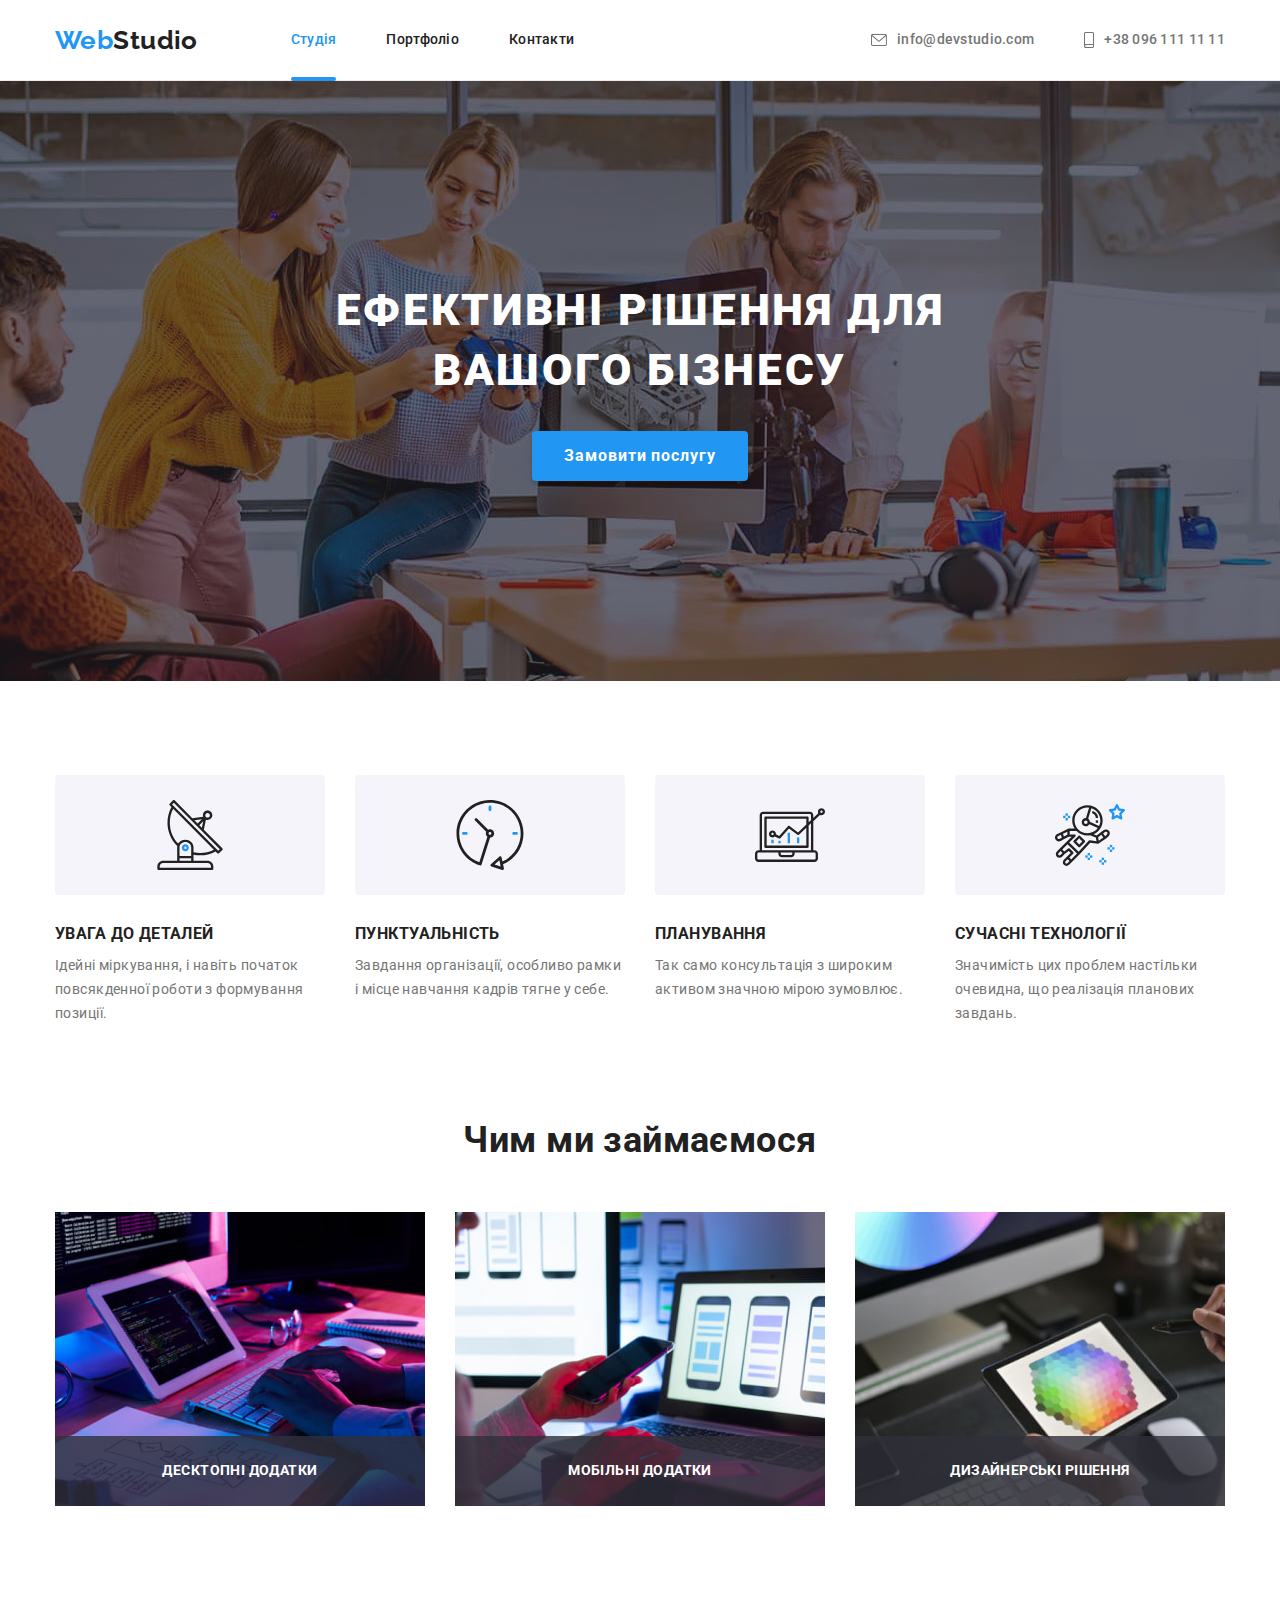
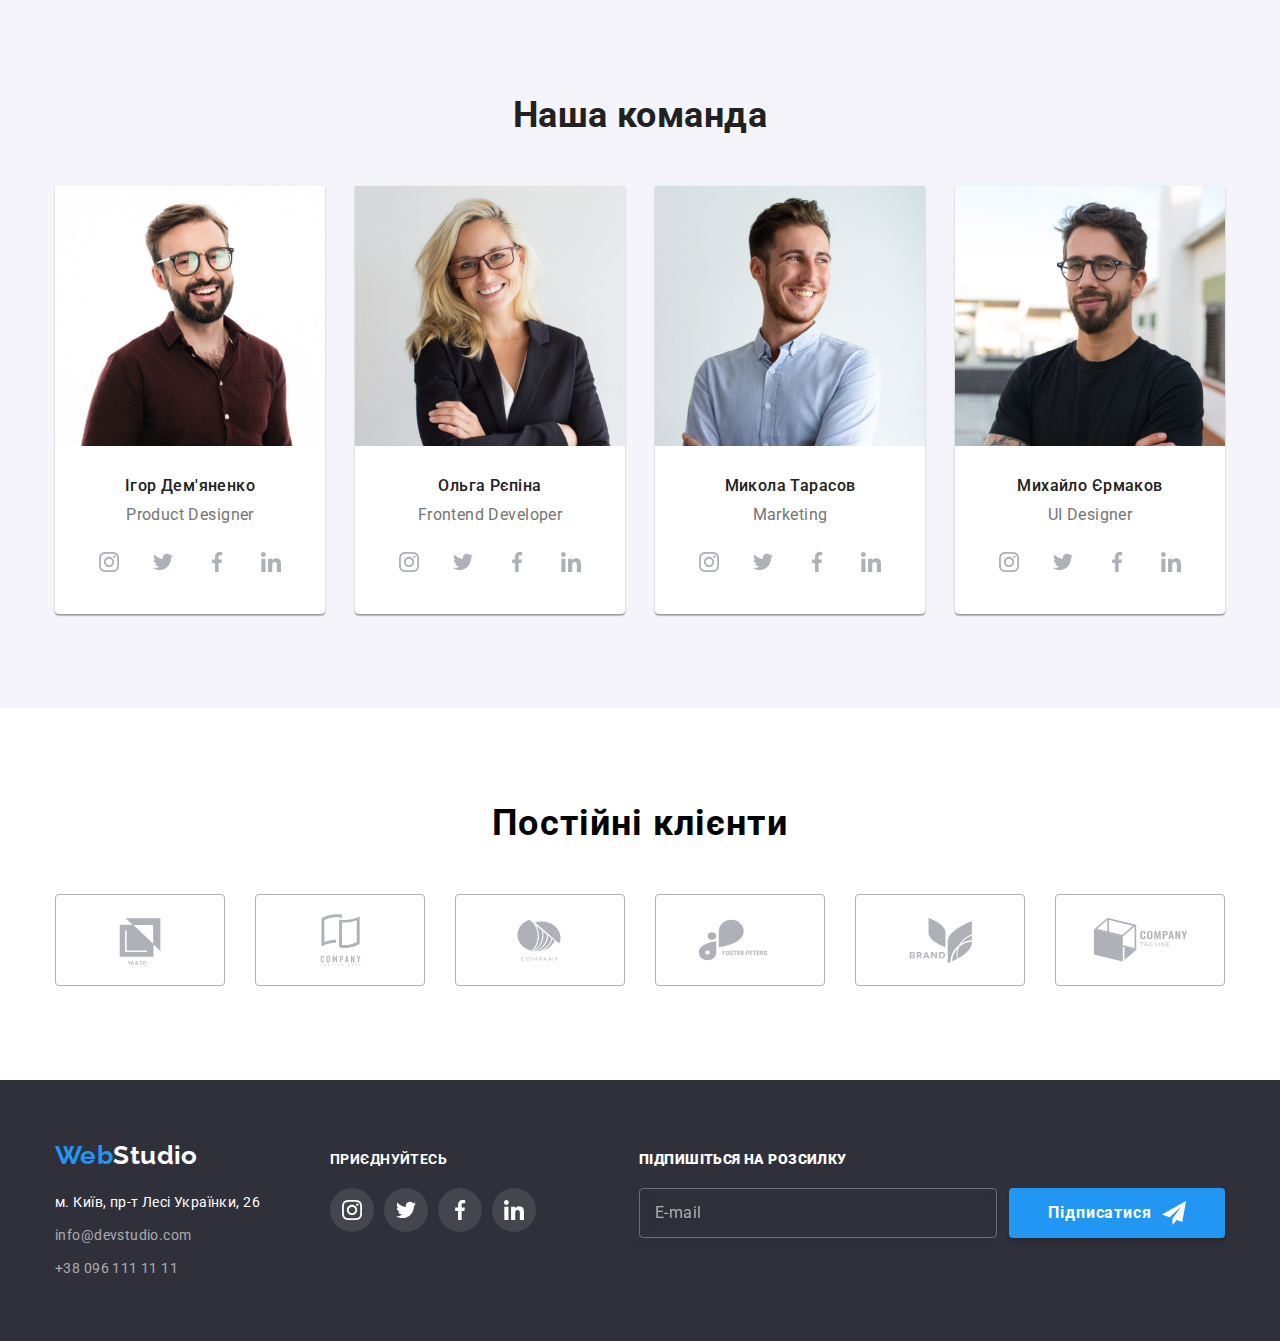
<file: index.html>
<!DOCTYPE html>
<html lang="uk">
  <!-- HEAD  -->
  <head>
    <meta charset="UTF-8" />
    <meta http-equiv="X-UA-Compatible" content="IE=edge" />
    <meta name="viewport" content="width=device-width, initial-scale=1.0" />
    <title>Студія</title>
    <link rel="preconnect" href="https://fonts.googleapis.com" />
    <link rel="preconnect" href="https://fonts.gstatic.com" crossorigin />
    <link
      href="https://fonts.googleapis.com/css2?family=Raleway:wght@700&family=Roboto:wght@400;500;700;900&display=swap"
      rel="stylesheet"
    />
    <link
      rel="stylesheet"
      href="https://cdnjs.cloudflare.com/ajax/libs/modern-normalize/1.1.0/modern-normalize.min.css"
    />
    <!-- <link rel="stylesheet" href="./css/styles.css" /> -->
    <link rel="stylesheet" href="./css/main.min.css">
  </head>
  <body>
    <!-- HEADER -->
    <header class="page-header">
      <div class="container main-nav">
        <a href="./index.html" class="logo page-header__logo">Web<span class="logo__text">Studio</span></a>
        <nav class="navigation">
          <ul class="site-nav list">
            <li class="site-nav__item"><a href="./index.html" class="site-nav__link current">Студія</a></li>
            <li class="site-nav__item"><a href="./portfolio.html" class="site-nav__link">Портфоліо</a></li>
            <li class="site-nav__item"><a href="" class="site-nav__link">Контакти</a></li>
          </ul>
        </nav>
        <div class="mail-tel">
          <ul class="contacts-header list">
            <li class="contacts-header__item">
              <a class="contacts-header__link" href="mailto:info@devstudio.com">
                <svg class="contacts-header__icon" width="16" height="12">
                  <use href="./images/icons.svg#icon-envelope"></use>
                </svg>
                info@devstudio.com</a
              >
            </li>
            <li class="contacts-header__item">
              <a href="tel:+380961111111" class="contacts-header__link">
                <svg class="contacts-header__icon" width="10" height="16">
                  <use href="./images/icons.svg#icon-smartphone"></use>
                </svg>
                +38 096 111 11 11</a
              >
            </li>
          </ul>
        </div>
      </div>
    </header>

    <!-- HERO  -->
    <main class="main">
      <div class="overlay">
        <section class="hero section">
          <div class="container">
            <h1 class="hero__title">Ефективні рішення для вашого бізнесу</h1>
            <button data-modal-open class="button" type="button">Замовити послугу</button>

            <!-- MODAL WINDOW -->

            <div class="backdrop is-hidden" data-modal>
              <div class="modal">
                <button data-modal-close class="modal__button" type="button">
                  <svg class="modal__icon" width="11" height="11">
                    <use href="./images/icons.svg#icon-close-black"></use>
                  </svg>
                </button>

                <form class="modal-form">
                  <p class="modal-form__title">Залиште свої дані, ми вам передзвонимо</p>
                  <div class="modal-form__field">
                    <label for="name" class="modal-form__label">Ім'я</label>
                    <div class="modal-form__input-wrapper">
                       <input
                      class="modal-form__input"
                      type="text"
                      name="name"
                      id="name"
                      required
                      autocomplete="on"
                    />
                    <svg class="modal-form__input-svg" width="18" height="18">
                    <use href="./images/icons.svg#icon-person-black"></use>
                    </svg>
                    </div>
                  </div>
                  <div class="modal-form__field">
                    <label for="tel" class="modal-form__label">Телефон</label>
                    <div class="modal-form__input-wrapper">
                       <input class="modal-form__input" type="tel" name="tel" id="tel" 
                       autocomplete="on" />
                    <svg class="modal-form__input-svg" width="18" height="18">
                      <use href="./images/icons.svg#icon-phone-black"></use>
                    </svg>
                    </div>
                  </div>
                  <div class="modal-form__field">
                    <label for="email" class="modal-form__label">Пошта</label>
                     <div class="modal-form__input-wrapper">
                      <input
                      class="modal-form__input"
                      type="email"
                      name="email"
                      id="email"
                      autocomplete="on"
                    />
                    <svg class="modal-form__input-svg" width="18" height="18">
                      <use href="./images/icons.svg#icon-email-black"></use>
                    </svg>
                     </div>
                  </div>
                  <div class="modal-form__field">
                    <label for="comment" class="modal-form__label">Коментар</label>
                    <textarea
                      name="comment"
                      id="comment"
                      class="modal-form__textarea"
                      placeholder="Введіть текст"
                    ></textarea>
                  </div>
                  <div class="modal-form__checkbox check-field">
                    <input
                      class="visually-hidden"
                      type="checkbox"
                      name="privacy-policy"
                      id="privacy-policy"
                      required
                    />
                    <label for="privacy-policy" class="modal-form__form-checkbox"
                      ><span class="modal-form__checkbox-agree"
                        ><svg class="modal-form__checkbox-svg" width="16px" height="15px">
                          <use href="./images/icons.svg#icon-icon-check"></use></svg></span
                      ><span>Погоджуюся з розсилкою та приймаю</span>
                      <a href="" class="modal-form__link"><span>Умови договору</span></a></label
                    >
                  </div>

                  <button class="button" type="submit">Відправити</button>
                </form>
              </div>
            </div>
          </div>
        </section>
      </div>

      <!-- FEATURES  -->
      <section class="features section">
        <div class="container">
          <div class="features-icons">
            <div class="features-icons__icon">
              <svg width="70" height="70">
                <use href="./images/icons.svg#icon-antenna"></use>
              </svg>
            </div>
            <div class="features-icons__icon">
              <svg width="70" height="70">
                <use href="./images/icons.svg#icon-clock"></use>
              </svg>
            </div>
            <div class="features-icons__icon">
              <svg width="70" height="70">
                <use href="./images/icons.svg#icon-diagram"></use>
              </svg>
            </div>
            <div class="features-icons__icon">
              <svg width="70" height="70">
                <use href="./images/icons.svg#icon-astronaut"></use>
              </svg>
            </div>
          </div>
          <h2 class="visually-hidden">Особливості</h2>
          <ul class="features-list list">
            <li class="features-list__item icon-antenna">
              <h3 class="features-list__title">УВАГА ДО ДЕТАЛЕЙ</h3>
              <p class="features-list__text">
                Ідейні міркування, і навіть початок повсякденної роботи з формування позиції.
              </p>
            </li>
            <li class="features-list__item icon-clock">
              <h3 class="features-list__title">ПУНКТУАЛЬНІСТЬ</h3>
              <p class="features-list__text">
                Завдання організації, особливо рамки і місце навчання кадрів тягне у себе.
              </p>
            </li>
            <li class="features-list__item icon-diagram">
              <h3 class="features-list__title">ПЛАНУВАННЯ</h3>
              <p class="features-list__text">Так само консультація з широким активом значною мірою зумовлює.</p>
            </li>
            <li class="features-list__item icon-astronaut">
              <h3 class="features-list__title">СУЧАСНІ ТЕХНОЛОГІЇ</h3>
              <p class="features-list__text">
                Значимість цих проблем настільки очевидна, що реалізація планових завдань.
              </p>
            </li>
          </ul>
        </div>
      </section>

      <!-- WORK  -->
      <section class="work section">
        <div class="container">
          <h2 class="work__title">Чим ми займаємося</h2>
          <ul class="work__list list">
            <li class="work__list-item">
              <a href="" class="work__link">
                <div class="work__product-thumb">
                  <img src="./images/box1.jpg" alt="фото роботи 1" width="370" />
                  <div class="work__product-description">
                    <p class="work__description">Десктопні додатки</p>
                  </div>
                </div>
              </a>
            </li>
            <li class="work__list-item">
              <a href="" class="work__link">
                <div class="work__product-thumb">
                  <img src="./images/box2.jpg" alt="фото роботи 2" width="370" />
                  <div class="work__product-description"><p class="work__description">Мобільні додатки</p></div>
                </div>
              </a>
            </li>
            <li class="work__list-item">
              <a href="" class="work__link">
                <div class="work__product-thumb">
                  <img src="./images/box3.jpg" alt="фото роботи 3" width="370" />
                  <div class="work__product-description">
                    <p class="work__description">Дизайнерські рішення</p>
                  </div>
                </div>
              </a>
            </li>
          </ul>
        </div>
      </section>

      <!-- TEAM  -->
      <section class="team section">
        <div class="container">
          <h2 class="team__title">Наша команда</h2>
          <ul class="team__cards list">
            <li class="team__card">
              <img src="./images/photo1.jpg" alt="фото дизайнера продукту" width="270" />
              <h3 class="team__name">Ігор Дем'яненко</h3>
              <p class="team__position" lang="en">Product Designer</p>
              <div class="team__social-links">
                <ul class="team__social-link list">
                  <li class="team__social-item">
                    <a href="https://www.secure.instagram.com/accounts/login/?next=/popup_cxofficial/&source=desktop_nav&hl=uk" 
                    class="team__link"
                     rel="noopener nofollow noreferer"
                    >
                      <svg class="team__media-icon" width="20" height="20">
                        <use href="./images/icons.svg#icon-instagram"></use>
                      </svg>
                    </a>
                  </li>
                  <li class="team__social-item">
                    <a href="https://twitter.com/i/flow/login?input_flow_data=%7B%22requested_variant%22%3A%22eyJsYW5nIjoidWsifQ%3D%3D%22%7D"
                     class="team__link"
                     rel="noopener nofollow noreferer">
                      <svg class="team__media-icon" width="20" height="20">
                        <use href="./images/icons.svg#icon-twitter"></use>
                      </svg>
                    </a>
                  </li>
                  <li class="team__social-item">
                    <a href="https://uk-ua.facebook.com/" 
                    class="team__link"
                    rel="noopener nofollow noreferer">
                      <svg class="team__media-icon" width="20" height="20">
                        <use href="./images/icons.svg#icon-facebook"></use>
                      </svg>
                    </a>
                  </li>
                  <li class="team__social-item">
                    <a href="https://www.linkedin.com/login" 
                    class="team__link"
                     rel="noopener nofollow noreferer">
                      <svg class="team__media-icon" width="20" height="20">
                        <use href="./images/icons.svg#icon-linkedin"></use>
                      </svg>
                    </a>
                  </li>
                </ul>
              </div>
            </li>
            <li class="team__card">
              <img src="./images/photo2.jpg" alt="фото розробника" width="270" />
              <h3 class="team__name">Ольга Рєпіна</h3>
              <p class="team__position" lang="en">Frontend Developer</p>
              <div class="team__social-links">
                <ul class="team__social-link list">
                  <li class="team__social-item">
                    <a href="https://www.secure.instagram.com/accounts/login/?next=/popup_cxofficial/&source=desktop_nav&hl=uk" 
                    class="team__link"
                     rel="noopener nofollow noreferer">
                      <svg class="team__media-icon" width="20" height="20">
                        <use href="./images/icons.svg#icon-instagram"></use>
                      </svg>
                    </a>
                  </li>
                  <li class="team__social-item">
                    <a href="https://twitter.com/i/flow/login?input_flow_data=%7B%22requested_variant%22%3A%22eyJsYW5nIjoidWsifQ%3D%3D%22%7D"
                    class="team__link"
                     rel="noopener nofollow noreferer">
                      <svg class="team__media-icon" width="20" height="20">
                        <use href="./images/icons.svg#icon-twitter"></use>
                      </svg>
                    </a>
                  </li>
                  <li class="team__social-item">
                    <a href="https://uk-ua.facebook.com/" 
                    class="team__link"
                     rel="noopener nofollow noreferer">
                      <svg class="team__media-icon" width="20" height="20">
                        <use href="./images/icons.svg#icon-facebook"></use>
                      </svg>
                    </a>
                  </li>
                  <li class="team__social-item">
                    <a href="https://www.linkedin.com/login" 
                    class="team__link"
                     rel="noopener nofollow noreferer">
                      <svg class="team__media-icon" width="20" height="20">
                        <use href="./images/icons.svg#icon-linkedin"></use>
                      </svg>
                    </a>
                  </li>
                </ul>
              </div>
            </li>
            <li class="team__card">
              <img src="./images/photo3.jpg" alt="фото маркетолога" width="270" />
              <h3 class="team__name">Микола Тарасов</h3>
              <p class="team__position" lang="en">Marketing</p>
              <div class="team__social-links">
                <ul class="team__social-link list">
                  <li class="team__social-item">
                    <a href="https://www.secure.instagram.com/accounts/login/?next=/popup_cxofficial/&source=desktop_nav&hl=uk"
                    class="team__link"
                     rel="noopener nofollow noreferer">
                      <svg class="team__media-icon" width="20" height="20">
                        <use href="./images/icons.svg#icon-instagram"></use>
                      </svg>
                    </a>
                  </li>
                  <li class="team__social-item">
                    <a href="https://twitter.com/i/flow/login?input_flow_data=%7B%22requested_variant%22%3A%22eyJsYW5nIjoidWsifQ%3D%3D%22%7D" 
                    class="team__link"
                     rel="noopener nofollow noreferer">
                      <svg class="team__media-icon" width="20" height="20">
                        <use href="./images/icons.svg#icon-twitter"></use>
                      </svg>
                    </a>
                  </li>
                  <li class="team__social-item">
                    <a href="https://uk-ua.facebook.com/" 
                    class="team__link"
                     rel="noopener nofollow noreferer">
                      <svg class="team__media-icon" width="20" height="20">
                        <use href="./images/icons.svg#icon-facebook"></use>
                      </svg>
                    </a>
                  </li>
                  <li class="team__social-item">
                    <a href="https://www.linkedin.com/login" 
                    class="team__link"
                     rel="noopener nofollow noreferer">
                      <svg class="team__media-icon" width="20" height="20">
                        <use href="./images/icons.svg#icon-linkedin"></use>
                      </svg>
                    </a>
                  </li>
                </ul>
              </div>
            </li>
            <li class="team__card">
              <img src="./images/photo4.jpg" alt="фото дизайнера інтерфейсу" width="270" />
              <h3 class="team__name">Михайло Єрмаков</h3>
              <p class="team__position" lang="en">UI Designer</p>
              <div class="team__social-links">
                <ul class="team__social-link list">
                  <li class="team__social-item">
                    <a href="https://www.secure.instagram.com/accounts/login/?next=/popup_cxofficial/&source=desktop_nav&hl=uk" 
                    class="team__link"
                     rel="noopener nofollow noreferer">
                      <svg class="team__media-icon" width="20" height="20">
                        <use href="./images/icons.svg#icon-instagram"></use>
                      </svg>
                    </a>
                  </li>
                  <li class="team__social-item">
                    <a href="https://twitter.com/i/flow/login?input_flow_data=%7B%22requested_variant%22%3A%22eyJsYW5nIjoidWsifQ%3D%3D%22%7D" 
                    class="team__link"
                     rel="noopener nofollow noreferer">
                      <svg class="team__media-icon" width="20" height="20">
                        <use href="./images/icons.svg#icon-twitter"></use>
                      </svg>
                    </a>
                  </li>
                  <li class="team__social-item">
                    <a href="https://uk-ua.facebook.com/" 
                    class="team__link"
                     rel="noopener nofollow noreferer">
                      <svg class="team__media-icon" width="20" height="20">
                        <use href="./images/icons.svg#icon-facebook"></use>
                      </svg>
                    </a>
                  </li>
                  <li class="team__social-item">
                    <a href="https://www.linkedin.com/login" 
                    class="team__link"
                     rel="noopener nofollow noreferer">
                      <svg class="team__media-icon" width="20" height="20">
                        <use href="./images/icons.svg#icon-linkedin"></use>
                      </svg>
                    </a>
                  </li>
                </ul>
              </div>
            </li>
          </ul>
        </div>
      </section>

      <!-- REGULAR CLIENTS  -->
      <section class="regular-clients section">
        <div class="container">
          <h2 class="regular-clients__title">Постійні клієнти</h2>
          <ul class="clients list">
            <li class="clients__item">
              <a href="" class="clients__link">
                <svg class="clients__client-icon" width="106" height="60">
                  <use href="./images/icons.svg#icon-yago"></use>
                </svg>
              </a>
            </li>
            <li class="clients__item">
              <a href="" class="clients__link">
                <svg class="clients__client-icon" width="106" height="60">
                  <use href="./images/icons.svg#icon-companytagline"></use>
                </svg>
              </a>
            </li>
            <li class="clients__item">
              <a href="" class="clients__link">
                <svg class="clients__client-icon" width="106" height="60">
                  <use href="./images/icons.svg#icon-company"></use>
                </svg>
              </a>
            </li>
            <li class="clients__item">
              <a href="" class="clients__link">
                <svg class="clients__client-icon" width="106" height="60">
                  <use href="./images/icons.svg#icon-fosterpeters"></use>
                </svg>
              </a>
            </li>
            <li class="clients__item">
              <a href="" class="clients__link">
                <svg class="clients__client-icon" width="106" height="60">
                  <use href="./images/icons.svg#icon-brand"></use>
                </svg>
              </a>
            </li>
            <li class="clients__item">
              <a href="" class="clients__link">
                <svg class="clients__client-icon" width="106" height="60">
                  <use href="./images/icons.svg#icon-companytag"></use>
                </svg>
              </a>
            </li>
          </ul>
        </div>
      </section>
    </main>

    <!-- FOOTER  -->
    <footer class="footer">
      <div class="container footer__container">
        <div class="footer__address-wrapper">
          <a href="./index.html" class="logo">Web<span class="footer__text-logo">Studio</span></a>
          <address class="footer__address">
            <ul class="footer__links list">
              <li class="footer__item">
                <a
                  href="https://goo.gl/maps/cWwSnc9PYxj271246"
                  class="map"
                  target="_blank"
                  rel="noopener nofollov noreferer"
                  >м. Київ, пр-т Лесі Українки, 26</a
                >
              </li>
              <li class="footer__item">
                <a href="mailto:info@devstudio.com" class="footer__link">info@devstudio.com</a>
              </li>
              <li><a href="tel:+380961111111" class="footer__link">+38 096 111 11 11</a></li>
            </ul>
          </address>
        </div>
        <div class="footer__social-links">
          <p class="footer__social-text">ПРИЄДНУЙТЕСЬ</p>
          <ul class="footer__social-link list footer-item">
            <li class="footer__social-item">
              <a href="https://www.secure.instagram.com/accounts/login/?next=/popup_cxofficial/&source=desktop_nav&hl=uk" 
              class="link footer__media-link"
              rel="noopener nofollov noreferer">
                <svg class="footer__media-icon" width="20" height="20">
                  <use href="./images/icons.svg#icon-instagram"></use>
                </svg>
              </a>
            </li>
            <li class="footer__social-item">
              <a href="https://twitter.com/i/flow/login?input_flow_data=%7B%22requested_variant%22%3A%22eyJsYW5nIjoidWsifQ%3D%3D%22%7D"
               class="link footer__media-link"
               rel="noopener nofollov noreferer">
                <svg class="footer__media-icon" width="20" height="20">
                  <use href="./images/icons.svg#icon-twitter"></use>
                </svg>
              </a>
            </li>
            <li class="footer__social-item">
              <a href="https://uk-ua.facebook.com/" 
              class="link footer__media-link"
              rel="noopener nofollow noreferer">
                <svg class="footer__media-icon" width="20" height="20">
                  <use href="./images/icons.svg#icon-facebook"></use>
                </svg>
              </a>
            </li>
            <li class="footer__social-item">
              <a href="https://www.linkedin.com/login" 
              class="link footer__media-link"
              rel="noopener nofollow noreferer">
                <svg class="footer__social-itemmedia-icon" width="20" height="20">
                  <use href="./images/icons.svg#icon-linkedin"></use>
                </svg>
              </a>
            </li>
          </ul>
        </div>
        <div class="footer__email-input">
          <p class="footer__input-title"><strong>Підпишіться на розсилку</strong></p>
          <form class="footer__form">
            <div class="footer__form-field">
              <input
                class="footer__form-input"
                type="email"
                name="email"
                placeholder="E-mail"
                autocomplete="on"
              />

              <button type="submit" class="button footer__button">
                Підписатися
                <svg class="footer__input-svg" width="24" height="24">
                  <use href="./images/icons.svg#icon-icon-send"></use>
                </svg>
              </button>
            </div>
          </form>
        </div>
      </div>
    </footer>
    <script src="./js/modal.js"></script>
  </body>
</html>
</file>
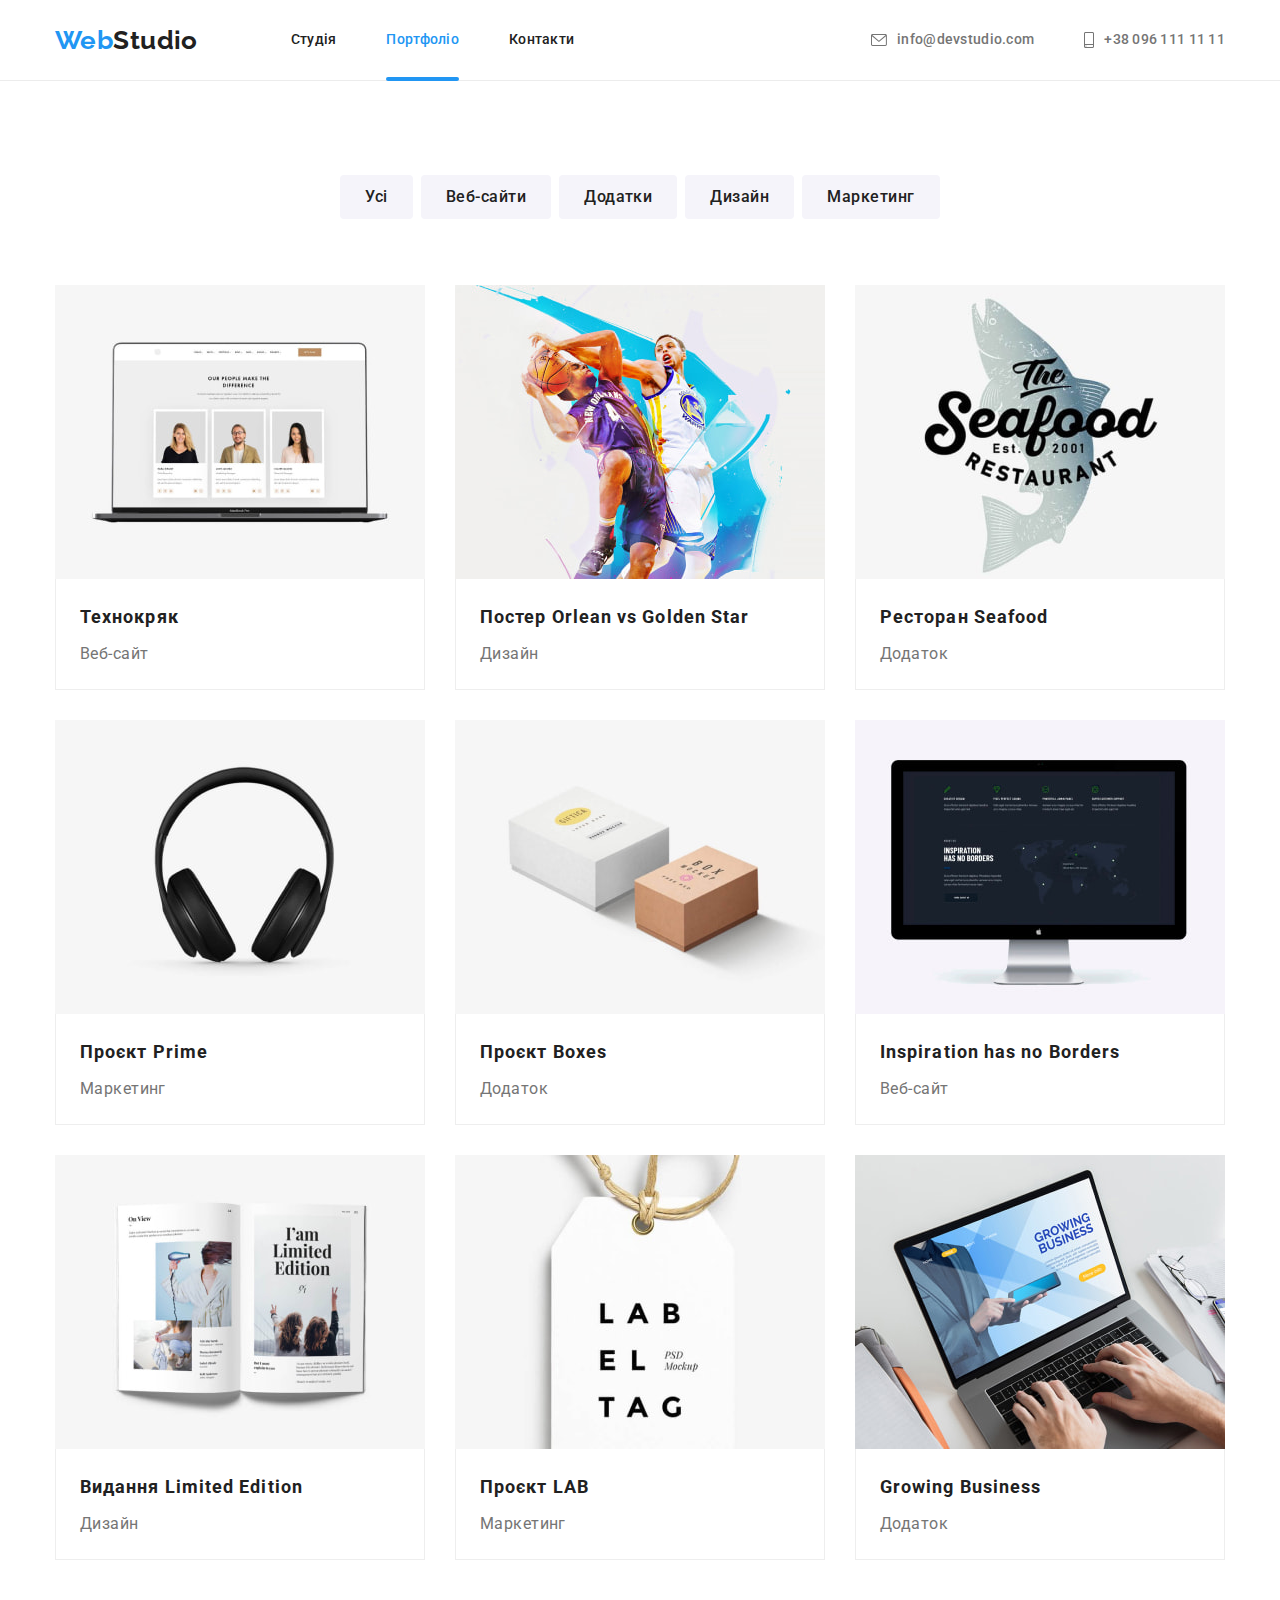
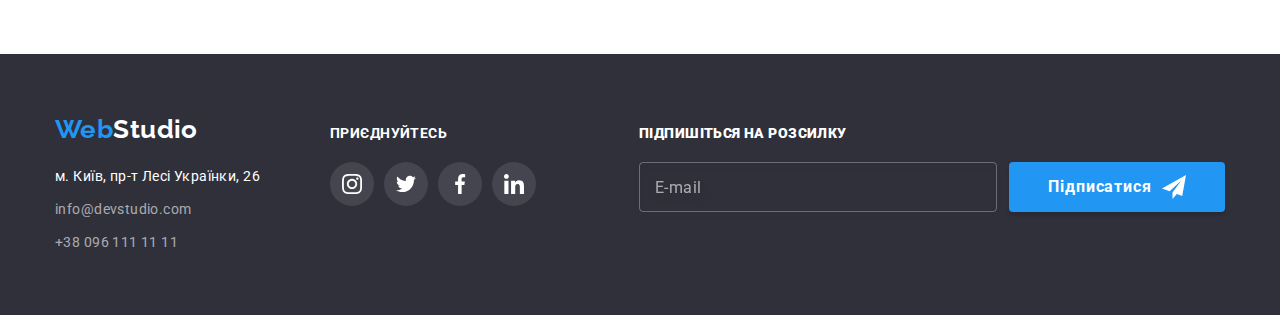
<file: portfolio.html>
<!DOCTYPE html>
<html lang="uk">
  <!-- HEAD  -->
  <head>
    <meta charset="UTF-8" />
    <meta http-equiv="X-UA-Compatible" content="IE=edge" />
    <meta name="viewport" content="width=device-width, initial-scale=1.0" />
    <title>Портфоліо</title>
    <link rel="preconnect" href="https://fonts.googleapis.com" />
    <link rel="preconnect" href="https://fonts.gstatic.com" crossorigin />
    <link
      href="https://fonts.googleapis.com/css2?family=Raleway:wght@700&family=Roboto:wght@400;500;700;900&display=swap"
      rel="stylesheet"
    />
    <link
      rel="stylesheet"
      href="https://cdnjs.cloudflare.com/ajax/libs/modern-normalize/1.1.0/modern-normalize.min.css"
    />
    <!-- <link rel="stylesheet" href="./css/styles.css" /> -->
    <link rel="stylesheet" href="./css/main.min.css">
  </head>
  <body>
    <!-- HEADER -->
     <header class="page-header">
      <div class="container main-nav">
        <a href="./index.html" class="logo page-header__logo">Web<span class="logo__text">Studio</span></a>
        <nav class="navigation">
          <ul class="site-nav list">
            <li class="site-nav__item"><a href="./index.html" class="site-nav__link">Студія</a></li>
            <li class="site-nav__item"><a href="./portfolio.html" class="site-nav__link current">Портфоліо</a></li>
            <li class="site-nav__item"><a href="" class="site-nav__link">Контакти</a></li>
          </ul>
        </nav>
        <div class="mail-tel">
          <ul class="contacts-header list">
            <li class="contacts-header__item">
              <a class="contacts-header__link" href="mailto:info@devstudio.com">
                <svg class="contacts-header__icon" width="16" height="12">
                  <use href="./images/icons.svg#icon-envelope"></use>
                </svg>
                info@devstudio.com</a
              >
            </li>
            <li class="contacts-header__item">
              <a href="tel:+380961111111" class="contacts-header__link">
                <svg class="contacts-header__icon" width="10" height="16">
                  <use href="./images/icons.svg#icon-smartphone"></use>
                </svg>
                +38 096 111 11 11</a
              >
            </li>
          </ul>
        </div>
      </div>
    </header>
    <!-- BUTTONS  -->
    <main>
      <section class="section">
        <div class="container portfolio__container">
          <h1 class="visually-hidden">Портфоліо</h1>
          <ul class="buttons list">
            <li class="buttons__item"><button class="buttons__button-filter" type="button">Усі</button></li>
            <li class="buttons__item">
              <button class="buttons__button-filter" type="button">Веб-сайти</button>
            </li>
            <li class="buttons__item">
              <button class="buttons__button-filter" type="button">Додатки</button>
            </li>
            <li class="buttons__item"><button class="buttons__button-filter" type="button">Дизайн</button></li>
            <li class="buttons__item">
              <button class="buttons__button-filter" type="button">Маркетинг</button>
            </li>
          </ul>
          <!-- PORTFOLIO  -->
          <ul class="portfolio-list list">
            <li class="portfolio-list__item">
              <a href="" class="portfolio-card">
                <div class="portfolio-card__thumb">
                  <img src="./images/technocryak.jpg" alt="Веб-сайт Технокряк" width="370" />
                  <div class="portfolio-card__description">
                    <p class="portfolio-card__text">
                      Ресурс пропонує комплексні пропозиції з різним рівнем функціоналу та сервісів.
                      Все це дозволить відвідувачу отримати вичерпні відомості про компанію чи
                      приватну особу.
                    </p>
                  </div>
                </div>
                <div class="portfolio-card__headlines">
                  <h3 class="portfolio-card__title">Технокряк</h3>
                  <p class="portfolio-card__product">Веб-сайт</p>
                </div>
              </a>
            </li>
            <li class="portfolio-list__item">
              <a href="" class="portfolio-card">
                <div class="portfolio-card__thumb">
                  <img
                    src="./images/neworleanvsgoldenstar.jpg"
                    alt="Дизайн Постер New Orlean vs Golden Star"
                    width="370"
                  />
                  <div class="portfolio-card__description">
                    <p class="portfolio-card__text">
                      Ресурс пропонує комплексні пропозиції з різним рівнем функціоналу та сервісів.
                      Все це дозволить відвідувачу отримати вичерпні відомості про компанію чи
                      приватну особу.
                    </p>
                  </div>
                </div>

                <div class="portfolio-card__headlines">
                  <h3 class="portfolio-card__title">
                    Постер <span lang="en">Orlean vs Golden Star</span>
                  </h3>
                  <p class="portfolio-card__product">Дизайн</p>
                </div>
              </a>
            </li>
            <li class="portfolio-list__item">
              <a href="" class="portfolio-card">
                <div class="portfolio-card__thumb">
                  <img src="./images/seafood.jpg" alt="Додаток Ресторан Seafood" width="370" />
                  <div class="portfolio-card__description">
                    <p class="portfolio-card__text">
                      Ресурс пропонує комплексні пропозиції з різним рівнем функціоналу та сервісів.
                      Все це дозволить відвідувачу отримати вичерпні відомості про компанію чи
                      приватну особу.
                    </p>
                  </div>
                </div>

                <div class="portfolio-card__headlines">
                  <h3 class="portfolio-card__title">Ресторан <span lang="en">Seafood</span></h3>
                  <p class="portfolio-card__product">Додаток</p>
                </div>
              </a>
            </li>
            <li class="portfolio-list__item">
              <a href="" class="portfolio-card">
                <div class="portfolio-card__thumb">
                  <img src="./images/prime.jpg" alt="Маркетинг Проєкт Prime" width="370" />
                  <div class="portfolio-card__description">
                    <p class="portfolio-card__text">
                      Ресурс пропонує комплексні пропозиції з різним рівнем функціоналу та сервісів.
                      Все це дозволить відвідувачу отримати вичерпні відомості про компанію чи
                      приватну особу.
                    </p>
                  </div>
                </div>

                <div class="portfolio-card__headlines">
                  <h3 class="portfolio-card__title">Проєкт <span lang="en">Prime</span></h3>
                  <p class="portfolio-card__product">Маркетинг</p>
                </div>
              </a>
            </li>
            <li class="portfolio-list__item">
              <a href="" class="portfolio-card">
                <div class="portfolio-card__thumb">
                  <img src="./images/projectboxes.jpg" alt="Додаток Проєкт Boxes" width="370" />
                  <div class="portfolio-card__description">
                    <p class="portfolio-card__text">
                      Ресурс пропонує комплексні пропозиції з різним рівнем функціоналу та сервісів.
                      Все це дозволить відвідувачу отримати вичерпні відомості про компанію чи
                      приватну особу.
                    </p>
                  </div>
                </div>

                <div class="portfolio-card__headlines">
                  <h3 class="portfolio-card__title">Проєкт <span lang="en">Boxes</span></h3>
                  <p class="portfolio-card__product">Додаток</p>
                </div>
              </a>
            </li>
            <li class="portfolio-list__item">
              <a href="" class="portfolio-card">
                <div class="portfolio-card__thumb">
                  <img
                    src="./images/inspirationhasnoborders-min.jpg"
                    alt="Веб-сайт Inspiration has no Borders"
                    width="370"
                  />
                  <div class="portfolio-card__description">
                    <p class="portfolio-card__text">
                      Ресурс пропонує комплексні пропозиції з різним рівнем функціоналу та сервісів.
                      Все це дозволить відвідувачу отримати вичерпні відомості про компанію чи
                      приватну особу.
                    </p>
                  </div>
                </div>

                <div class="portfolio-card__headlines">
                  <h3 class="portfolio-card__title" lang="en">Inspiration has no Borders</h3>
                  <p class="portfolio-card__product">Веб-сайт</p>
                </div>
              </a>
            </li>
            <li class="portfolio-list__item">
              <a href="" class="portfolio-card">
                <div class="portfolio-card__thumb">
                  <img
                    src="./images/limitededition.jpg"
                    alt="Дизайн Видання Limited Edition"
                    width="370"
                  />
                  <div class="portfolio-card__description">
                    <p class="portfolio-card__text">
                      Ресурс пропонує комплексні пропозиції з різним рівнем функціоналу та сервісів.
                      Все це дозволить відвідувачу отримати вичерпні відомості про компанію чи
                      приватну особу.
                    </p>
                  </div>
                </div>

                <div class="portfolio-card__headlines">
                  <h3 class="portfolio-card__title">Видання <span lang="en">Limited Edition</span></h3>
                  <p class="portfolio-card__product">Дизайн</p>
                </div>
              </a>
            </li>
            <li class="portfolio-list__item">
              <a href="" class="portfolio-card">
                <div class="portfolio-card__thumb">
                  <img src="./images/projectlab.jpg" alt="Маркетинг Проєкт LAB" width="370" />
                  <div class="portfolio-card__description">
                    <p class="portfolio-card__text">
                      Ресурс пропонує комплексні пропозиції з різним рівнем функціоналу та сервісів.
                      Все це дозволить відвідувачу отримати вичерпні відомості про компанію чи
                      приватну особу.
                    </p>
                  </div>
                </div>

                <div class="portfolio-card__headlines">
                  <h3 class="portfolio-card__title">Проєкт <span lang="en">LAB</span></h3>
                  <p class="portfolio-card__product">Маркетинг</p>
                </div>
              </a>
            </li>
            <li class="portfolio-list__item">
              <a href="" class="portfolio-card">
                <div class="portfolio-card__thumb">
                  <img src="./images/growingbusiness.jpg" alt="Growing Business" width="370" />
                  <div class="portfolio-card__description">
                    <p class="portfolio-card__text">
                      Ресурс пропонує комплексні пропозиції з різним рівнем функціоналу та сервісів.
                      Все це дозволить відвідувачу отримати вичерпні відомості про компанію чи
                      приватну особу.
                    </p>
                  </div>
                </div>
                <div class="portfolio-card__headlines">
                  <h3 class="portfolio-card__title" lang="en">Growing Business</h3>
                  <p class="portfolio-card__product">Додаток</p>
                </div>
              </a>
            </li>
          </ul>
        </div>
      </section>
    </main>
    <!-- FOOTER  -->
    <footer class="footer">
      <div class="container footer__container">
        <div class="footer__address-wrapper">
          <a href="./index.html" class="logo">Web<span class="footer__text-logo">Studio</span></a>
          <address class="footer__address">
            <ul class="footer__links list">
              <li class="footer__item">
                <a
                  href="https://goo.gl/maps/cWwSnc9PYxj271246"
                  class="map"
                  target="_blank"
                  rel="noopener nofollov noreferer"
                  >м. Київ, пр-т Лесі Українки, 26</a
                >
              </li>
              <li class="footer__item">
                <a href="mailto:info@devstudio.com" class="footer__link">info@devstudio.com</a>
              </li>
              <li><a href="tel:+380961111111" class="footer__link">+38 096 111 11 11</a></li>
            </ul>
          </address>
        </div>
        <div class="footer__social-links">
          <p class="footer__social-text">ПРИЄДНУЙТЕСЬ</p>
          <ul class="footer__social-link list footer-item">
            <li class="footer__social-item">
              <a href="https://www.secure.instagram.com/accounts/login/?next=/popup_cxofficial/&source=desktop_nav&hl=uk" 
              class="link footer__media-link"
              rel="noopener nofollov noreferer">
                <svg class="footer__media-icon" width="20" height="20">
                  <use href="./images/icons.svg#icon-instagram"></use>
                </svg>
              </a>
            </li>
            <li class="footer__social-item">
              <a href="https://twitter.com/i/flow/login?input_flow_data=%7B%22requested_variant%22%3A%22eyJsYW5nIjoidWsifQ%3D%3D%22%7D"
               class="link footer__media-link"
               rel="noopener nofollov noreferer">
                <svg class="footer__media-icon" width="20" height="20">
                  <use href="./images/icons.svg#icon-twitter"></use>
                </svg>
              </a>
            </li>
            <li class="footer__social-item">
              <a href="https://uk-ua.facebook.com/" 
              class="link footer__media-link"
              rel="noopener nofollow noreferer">
                <svg class="footer__media-icon" width="20" height="20">
                  <use href="./images/icons.svg#icon-facebook"></use>
                </svg>
              </a>
            </li>
            <li class="footer__social-item">
              <a href="https://www.linkedin.com/login" 
              class="link footer__media-link"
              rel="noopener nofollow noreferer">
                <svg class="footer__social-itemmedia-icon" width="20" height="20">
                  <use href="./images/icons.svg#icon-linkedin"></use>
                </svg>
              </a>
            </li>
          </ul>
        </div>
        <div class="footer__email-input">
          <p class="footer__input-title"><strong>Підпишіться на розсилку</strong></p>
          <form class="footer__form">
            <div class="footer__form-field">
              <input
                class="footer__form-input"
                type="email"
                name="email"
                placeholder="E-mail"
                autocomplete="on"
              />

              <button type="submit" class="footer__button button">
                Підписатися
                <svg class="footer__input-svg" width="24" height="24">
                  <use href="./images/icons.svg#icon-icon-send"></use>
                </svg>
              </button>
            </div>
          </form>
        </div>
      </div>
    </footer>
  </body>
</html>
</file>
<file: css/styles.css>
/* *,
*::before,
*::after {
    box-sizing: inherit;
} */

:root {
    --main-text-color: #757575;
    --title-text-color: #212121;
    --accent-color: #2196F3;
    --second-accent-color: #188CE8;
    --secondary-background-color: #F5F5F5;
    --background-color: #FFFFFF;
    --third-background-color: #F5F4FA;
    --fourth-background-color: #2F303A;
    --first-border-color: #ECECEC;
    --second-border-color: #EEEEEE;
    --overlay-background-color: #C4C4C4;
    --svg-icon-color: #AFB1B8;
    --black-icon-color: #000000;
    --card-set-gap: 30px;
    --transition-duration: 250ms;
    --modal-transition-duration: 500ms;
    --transition-timing-function: cubic-bezier(0.4, 0, 0.2, 1);
}

html {
    /* width: 1600px;
    margin-right: auto;
    margin-left: auto; */
    box-sizing: border-box;
}

h1, 
h2, 
h3, 
h4,
h5,
h6,
p,
ul
{
    margin-top: 0;
    margin-bottom: 0; 
}
 
img {
    display: block;
    max-width: 100%;
    height: auto;
}

body {
    
    font-family: 'Roboto', sans-serif;
    font-size: 14px;
    letter-spacing: 0.03em;
    background: var(--background-color);
    color: var(--title-text-color);
}

.list {
    padding: 0;
    margin: 0;
    list-style: none;
}

 .visually-hidden {
     position: absolute;
     white-space: nowrap;
     width: 1px;
     height: 1px;
     overflow: hidden;
     border: 0;
     padding: 0;
     clip: rect(0 0 0 0);
     clip-path: inset(50%);
     margin: -1px;
 }

/* Header */
.page-header {
    padding-top: 10px;
    padding-bottom: 10px;
    background: var(--background-color);
    border-bottom: 1px solid var(--first-border-color);
}
/* 
.page-header  {
    display: flex;
   align-items: center;
background: var(--background-color);

} */

.main-nav {
    display: flex;
    align-items: center;
}

.container {
    /* display: inline-block; */
    width: 1200px;
    padding-left: 15px;
    padding-right: 15px;
    padding-top: 0;
    padding-bottom: 0;
    margin-left: auto;
    margin-right: auto;
    /* outline: 1px solid red; */
}

.section {
padding: 94px 0;
}

.logo {
    color: var(--accent-color);
    text-decoration: none;
    font-family: 'Raleway';
    font-weight: 700;
    font-size: 26px;
    line-height: 1.19; 
}

.page-header__logo {
    margin-right: 93px;
}

.logo__text {
    color: var(--title-text-color);
}


.site-nav {
    display: flex;
}

.site-nav__item:not(:last-child) {
    margin-right: 50px;

}

/* .site-nav .site-nav-item + .site-nav-item {
    margin-left: 50px;
} */
.site-nav__link {
    display: block;
    padding: 22px 0;

    color: var(--title-text-color);
    text-decoration: none;
    font-family: inherit;
    font-weight: 500;
    line-height: 1.14;
    letter-spacing: 0.02em;

    transition: color var(--transition-duration)
    var(--transition-timing-function);
}


.site-nav__link:hover, 
.site-nav__link:focus {
    color: var(--accent-color);

}

.site-nav__link.current {
    color: var(--accent-color);
}

.site-nav__link.current {
    position: relative;
}

.site-nav__link.current::after {
    content: "";
    position:absolute;
    width: 100%;
    height: 4px;
    /* bottom: -11px; */
    bottom: -11px;
    left: 0;

    background-color: var(--accent-color);
    border-radius: 2px;


}
.contacts-header {
    display: flex;
}

.contacts-header__item + .contacts-header__item {
    margin-left: 50px;
}

.mail-tel {
    display: flex;
    align-items: center;
    justify-content: center;
    margin-left: auto;
}

.contacts-header__link {
    display: flex;
    justify-content: center;
    align-items: center;
    padding: 22px 0;
    /* fill: var(--main-text-color); */
    color: var(--main-text-color);
    text-decoration: none;
    font-weight: 500;
    line-height: 1.14;
    letter-spacing: 0.02em;

    transition: color var(--transition-duration)
    var(--transition-timing-function);

}
.contacts-header__icon {
    display: block;
    text-decoration: none;
    margin-right: 10px;
    fill: currentColor;

}
.contacts-header__link:hover,
.contacts-header__link:focus {
    color: var(--accent-color);
    /* fill: var(--accent-color); */

}

/* ---Main--- */

/* Hero */


.overlay {
    max-width: 1600px;
    height: 600px;
    margin-left: auto;
    margin-right: auto;
    background-image:
    linear-gradient( 
    to right,
    rgba(47, 48, 58, 0.4),
    rgba(47, 48, 58, 0.4)),
    url('../images/backgroundhero.jpg');
    background-repeat: no-repeat;
    background-position: center;
    background-size: cover;
    background-color: var(--overlay-background-color);
}

.hero {
    margin: 0 auto;
    padding-top: 200px;
    padding-bottom: 200px;
   
    text-align: center;
}

.hero__title {
    margin-top: 0;
    margin-bottom: 30px;
    margin-left: auto;
    margin-right: auto;
    width: 696px;
    
    color: var(--background-color);
    font-weight: 900;
    font-size: 44px;
    line-height: 1.36;
    text-align: center;
    letter-spacing: 0.06em;
    text-transform: uppercase;
}

.button {
    display: inline-block;
        align-items: center;
    padding: 10px 32px;
    min-width: 216px;
    
    color: var(--background-color);
    background: var(--accent-color);
    font-family: inherit;
    font-weight: 700;
    font-size: 16px;
    line-height: 1.88;
    text-align: center;
    letter-spacing: 0.06em;

    cursor: pointer;
    
    box-shadow: 0px 4px 4px rgba(0, 0, 0, 0.15);
    border-radius: 4px;
    border: transparent;

    transition:
    background-color
    var(--transition-duration)
    var(--transition-timing-function),
    box-shadow 
    var(--transition-duration) 
    var(--transition-timing-function);



 }
 .button:hover, 
 .button:focus {
    background-color: var(--second-accent-color);
    box-shadow: 0px 4px 4px rgba(0, 0, 0, 0.15);
    border-radius: 4px;
 }

     /* MODAL WINDOW */

 .backdrop {
    position: fixed;
    top: 0;
    left: 0;
    width: 100%;
    height: 100%;
    z-index: 1;
    background-color: rgba(0, 0, 0, 0.2);

    opacity: 1;
    visibility: visible;
    transition: opacity var(--modal-transition-duration)
    var(--transition-timing-function),
    visibility var(--modal-transition-duration)
    var(--transition-timing-function);
 }

 .backdrop.is-hidden {
    opacity: 0;
    pointer-events: none;
    visibility: hidden;
 }

 .backdrop.is-hidden .modal {
    transform: translate(-50%, -50%) scale(0.2) rotate(180deg);
    /* transition: transform var(--modal-transition-duration) 
    var(--transition-timing-function); */
 }

 .modal {
    position: absolute;
    top: 50%;
    left: 50%;

    padding: 40px;

    transform:
    translate(-50%, -50%) scale(1) rotate(0);
    transition: transform var(--modal-transition-duration)
    var(--transition-timing-function);

    min-height: 581px;
    width: 528px;

    background-color: var(--background-color);
    box-shadow: 0px 1px 3px rgba(0, 0, 0, 0.12), 0px 1px 1px rgba(0, 0, 0, 0.14), 0px 2px 1px rgba(0, 0, 0, 0.2);
    border-radius: 4px;
 }

 .modal__button {
    position: absolute;
    top: 8px;
    right: 8px;
    display:flex;
    align-items: center;
    justify-content: center;
    font-family: inherit;
    padding: 8px;
    margin: 0;

    border-radius: 50%;
    cursor: pointer;

    fill: var(--black-icon-color);
    background-color: var(--background-color);
    background: transparent;
    border: 1px solid rgba(0, 0, 0, 0.1);
 }

 .modal__icon {
    transition: fill var(--transition-duration) 
    var(--transition-timing-function);
 }

 .modal__button:hover .modal__icon,
 .modal__button:focus .modal__icon {
    fill: var(--accent-color);  
 }

 .modal-form__title {
    font-weight: 700;
    font-size: 20px;
    line-height: 1.15;
    text-align: center;
    letter-spacing: 0.03em;

    margin-bottom: 12px;
    
    color: var(--title-text-color);
 }

 .modal-form__field {
    position: relative;
    display: flex;
    flex-direction: column;
    margin-bottom: 10px;
 }

 .modal-form__input-wrapper {
    position: relative;
 }

 .modal-form__label {
    margin-bottom: 4px;
    margin-right: auto;
    

    font-weight: 400;
    font-size: 12px;
    line-height: 1.17;
    
    
    letter-spacing: 0.01em;
    
    color: var(--main-text-color);
 }

 .modal-form__input {
    height: 40px;
    width: 100%;
    padding-left: 42px;
    fill: var(--accent-color);
    border: 1px solid rgba(33, 33, 33, 0.2);
    border-radius: 4px;
    transition:
    border-color var(--transition-duration) 
    var(--transition-timing-function);
 }

 .modal-form__input-svg {
    position: absolute;
    display: inline-block;
    left: 12px;
    top: 50%;
    transform: translateY(-50%);
    transition:
    fill var(--transition-duration) 
    var(--transition-timing-function);

 }

 .modal-form__checkbox {
    margin-bottom: 30px;
    margin-top: 20px;
 }

 .modal-form__textarea {
    padding: 12px 16px;
    height: 120px;
    width: 100%;

    border: 1px solid rgba(33, 33, 33, 0.2);
    border-radius: 4px;
    
    resize: none;

    transition:
    border-color var(--transition-duration)
    var(--transition-timing-function);
 }

.modal-form__textarea::placeholder {
    font-weight: 400;
    font-size: 12px;
    line-height: 14px;
    letter-spacing: 0.01em;
    
    color: rgba(117, 117, 117, 0.5);
}

.modal-form__input:hover + .modal-form__input-svg,
.modal-form__input:focus + .modal-form__input-svg {
    fill: var(--accent-color);
    outline: none;
}

.modal-form__input:hover, .modal-form__textarea:hover,
.modal-form__input:focus, .modal-form__textarea:focus {
    border-color: var(--accent-color);
    outline: none;

}

.modal-form__checkbox {
    display: flex;
    justify-content: center;
    align-items: center;
}

.modal-form__form-checkbox {
    display: flex;
    align-items: center;
}



.modal-form__form-checkbox .modal-form__checkbox-agree{
    display: flex;
    align-items: center;
    justify-content: center;

    margin-right: 8px;
    width: 16px;
    height: 15px;
    border: 2px solid var(--black-icon-color);
    border-radius: 2px;
   
    font-weight: 400;
    font-size: 14px;
    line-height: 1.71;
    
    letter-spacing: 0.03em;
    
    color: var(--main-text-color);
}

.modal-form__form-checkbox .modal-form__checkbox-svg {
    fill: transparent;
    transition:
    fill var(--transition-duration)
     var(--transition-timing-function);
    /* stroke: transparent; */
}

.check-field input:checked + .modal-form__form-checkbox .modal-form__checkbox-agree {
    background-color: var(--accent-color);
    border: none;

    transition: 
    background-color var(--transition-duration)
    var(--transition-timing-function),
    fill var(--transition-duration)
    var(--transition-timing-function);
    
}

.modal-form__link {
    margin-left: 4px;
    text-underline-position: under;
    color: var(--accent-color);
}

 /* Features */

 .features {
    background: var(--background-color);
 }

 .features-icons {
    display: flex;
 }

 .features-icons__icon:not(:last-child) {
    margin-right: 30px;
 }

 .features-icons__icon {
    display: flex;
    align-items: center;
    justify-content: center;
    width: 270px;
    height: 120px;
    background-color: var(--third-background-color);
    border-radius: 4px;
 }

 /* .features-item::before {
    display: block;
    content: '';
    height: 120px;
    background-size: contain;
    background-repeat: no-repeat;
    background-position: center;
    background-color: var(--third-background-color);
    border-radius: 4px;

 }

 .icon-antenna::before {
    background-size: 70px;
    background-image: url(../images/antenna.svg);
 }

 .icon-clock::before {
    background-size: 70px;
    background-image: url(../images/clock.svg);
 }

 .icon-diagram::before {
    background-size: 70px;
    background-image: url(../images/diagram.svg);
 }

 .icon-astronaut::before {
    background-size: 70px;
    background-image: url(../images/astronaut.svg);
 } */

 .features-list {
    display: flex;
 }

 .features-list__item {
    width: 270px;
 }

 .features-list__item + .features-list__item {
    margin-left: 30px;
 }

.features-list__title {
    margin-top: 30px;
    font-weight: 700;
    line-height: 1.14;
    text-transform: uppercase;
    
    color: var(--title-text-color);
}

.features-list__text {
    margin-top: 10px;

    color: var(--main-text-color);
    font-weight: 400;
    line-height: 1.71;
}

/* Work */

.work {
   padding-top: 0;

}

.work__title {
    color: var(--title-text-color);

    font-weight: 700;
    font-size: 36px;
    line-height: 1.17;
    text-align: center;
}

.work__list img {
    display: block;
}

.work__list {
    display: flex;
    flex-wrap: wrap;
    margin-top: 50px;
    /* justify-content: space-between; */

}

.work__list-item + .work__list-item {
    margin-left: 30px;
}

.work__product-thumb {
    position: relative;
}

.work__product-description {
    display: flex;
    align-items: center;
    justify-content: center;

    position: absolute;
    bottom: 0;
    left: 0;

    width: 100%;
    height: 70px;

    background: rgba(47, 48, 58, 0.8);
}

.work__description{
    font-family: inherit;
    font-weight: 700;
    font-size: 14px;
    line-height: 1.14;
    text-align: center;
    letter-spacing: 0.03em;
    text-transform: uppercase;
    
    color: var(--background-color);
}

/* Team */

.team {
    padding-bottom: 94px;

    background: var(--third-background-color);
}

.team__title {
    margin-bottom: 50px;

    color: var(--title-text-color);
    font-weight: 700;
    font-size: 36px;
    line-height: 1.17;
    text-align: center;
}

.cards img {
    display: block;
    width: 100%;
    height: auto;
}

.team__cards {
    display: flex;
    flex-wrap: wrap;
    gap: 30px;
}

.team__card {
    width: 270px;

    flex-basis: calc((100% - 90px) / 4);

    background-color: var(--background-color);
    box-shadow: 0px 1px 3px rgba(0, 0, 0, 0.12), 
                0px 1px 1px rgba(0, 0, 0, 0.14),
                0px 2px 1px rgba(0, 0, 0, 0.2);
    border-radius: 0px 0px 4px 4px;
}

.team__name {
    margin-top: 30px;

    color: var(--title-text-color);
    font-weight: 500;
    font-size: 16px;
    line-height: 1.19;
    text-align: center;
}

.team__position {
    margin-top: 10px;
    margin-bottom: 16px;

    color: var(--main-text-color);
    font-weight: 400;
    font-size: 16px;
    line-height: 1.19;
    text-align: center;
}

.team__social-links {
    display: flex;
    align-items: center;
    width: 206px;
    height: 44px;
    margin-left: auto;
    margin-right: auto;
    margin-bottom: 30px;
}

.team__social-link {
    display: flex;
    align-items: center;
}

.team__link {
    display: block;
    width: 44px;
    height: 44px;
    padding: 12px;
    border-radius: 50%;
    fill: var(--svg-icon-color);

    transition: background-color var(--transition-duration)
        var(--transition-timing-function),
        fill var(--transition-duration) 
        var(--transition-timing-function);
}

.team__social-item + .team__social-item {
    margin-left: 10px;
}

.team__media-icon {
    display: block;
}

.team__link:hover, 
.team__link:focus {
    fill: var(--background-color);
    background-color: var(--accent-color);
    border-radius: 50%;
}

/* Regular clients */

.regular-clients__title {
    margin-bottom: 50px;

    font-weight: 700;
    font-size: 36px;
    line-height: 42px;
    text-align: center;
    letter-spacing: 0.03em;
}

.clients {
    display: flex;
}
.clients__item {
    display: block;
    margin: 0;
    padding: 0;
}

.clients__item + .clients__item {
    margin-left: 30px;
}

.clients__link {
    display: block;
    padding: 16px 32px;
    width: 170px;
    height: 92px;
    text-decoration: none;
    fill: var(--svg-icon-color);
    border: 1px solid var(--svg-icon-color);
    border-radius: 4px;
    
    transition: 
    border-color var(--transition-duration)
    var(--transition-timing-function),
    fill var(--transition-duration)
    var(--transition-timing-function);
}

.clients__client-icon {
    display: block;
}

.clients__link:hover,
.clients__link:focus {
    fill: var(--accent-color);
    border-radius: 4px;
    border-color: var(--accent-color);
    }

/* Footer */

.footer {
    padding-top: 60px;
    padding-bottom: 60px;
    background: var(--fourth-background-color);
}

 .footer__container {
    display: flex;
    align-items: baseline;
 }

.footer__address-wrapper{
    margin-right: 70px;
}

.footer__address {
    margin-top: 20px;
}

.footer__item {
    margin-bottom: 9px;
}

.footer__link {
    font-family: inherit;
    font-weight: 400;
    font-style: normal;
    line-height: 1.71;
    text-decoration: none;
    color: rgba(255, 255, 255, 0.6);

    transition: color var(--transition-duration) 
    var(--transition-timing-function);
}

.footer__link:hover,
.footer__link:focus {
    color: var(--accent-color);
}

.map {
    color: var(--background-color);

    font-family: inherit;
    font-weight: 400;
    font-style: normal;
    line-height: 1.71;
    text-decoration: none;

    transition: color var(--transition-duration)
var(--transition-timing-function);
}

.map:hover,
.map:focus {
    color: var(--accent-color);
}

.footer__text-logo {
    color: var(--background-color);
}

.footer__social-text {
    display: block;
    margin-bottom: 20px;
    font-weight: 700;
    font-size: 14px;
    line-height: 1.14;
    letter-spacing: 0.03em;
    text-transform: uppercase;
    
    color: var(--background-color);
}

.footer__social-links {
    display: block;
    align-items: center;
    width: 206px;
    height: 80px;
    /* margin-left: 70px; */
    /* margin-right: auto; */
    
}

.footer__social-link{
    display: flex;
    align-items: center;
}

.footer__media-link {
    display: block;
    width: 44px;
    height: 44px;
    padding: 12px;
    border-radius: 50%;
    background-color: rgba(255, 255, 255, 0.1);
    fill: var(--background-color);

    transition: 
background-color var(--transition-duration) 
    var(--transition-timing-function);
}

.footer__social-item + .footer__social-item {
    margin-left: 10px;
}

.footer__media-icon {
    display: block;
}

.footer__media-link:hover,
.footer__media-link:focus {
    background-color: var(--accent-color);
    /* border-radius: 50%; */
}


.footer__email-input {
    margin-left: auto;
}

.footer__input-title {
    margin-bottom: 20px;
    font-weight: 700;
    font-size: 14px;
    line-height: 1.14;
    letter-spacing: 0.03em;
    text-transform: uppercase;
    
    color: var(--background-color);
}

.footer__form-input {
    height: 50px;
    width: 358px;
    padding: 16px 15px;
    margin-right: 12px;

    font-size: 16px;

    color: var(--background-color);

    background-color: transparent;

    border: 1px solid rgba(255, 255, 255, 0.3);
    filter: drop-shadow(0px 4px 4px rgba(0, 0, 0, 0.15));
    border-radius: 4px;
}

.footer__form-input::placeholder {
    font-weight: 400;
    font-size: 16px;
    line-height: 1.25;
    
    letter-spacing: 0.03em;
    
    color: rgba(255, 255, 255, 0.6);
}

.footer__form-field {
    display: flex;
}

.footer__button {
    display: flex;
    justify-content: center;
    padding: 10px 28px;
}

.footer__input-svg {
    margin-left: 10px;
}


           /* PORTFOLIO PAGE */

/* Filters */

.portfolio__container{
    display: flex;
    flex-wrap: wrap;
}
/* .visually-hidden {
    position: absolute;
        white-space: nowrap;
        width: 1px;
        height: 1px;
        overflow: hidden;
        border: 0;
        padding: 0;
        clip: rect(0 0 0 0);
        clip-path: inset(50%);
        margin: -1px;
} */
/* 
.container .buttons:last-child {
    margin-right: 0;
}

.buttons:last-child li {
    margin-right: 8px;
}

.buttons li:last-child {
    margin-right: 0;
} */

.buttons {
    display: flex;
    align-items: center;
    /* min-width: 575px; */
    margin-left: auto;
    margin-right: auto;
    /* margin-left: 297px; */
    padding-bottom: 16px;
    margin-bottom: 50px;
    }

    

.buttons__button-filter {
    display: inline-block;
    align-items: center;
    padding: 6px 22px;
    min-width: auto;

    color: var(--title-text-color);
    background: var(--third-background-color);
    font-family: inherit;
    font-weight: 500; 
    font-size: 16px;
    line-height: 1.62;
    text-align: center;
    letter-spacing: 0.03em;
    
    cursor: pointer;

    border: solid transparent;
    border-radius: 4px;

    transition: 
    color var(--transition-duration) 
    var(--transition-timing-function),
    background-color var(--transition-duration) 
    var(--transition-timing-function),
    box-shadow var(--transition-duration)
    var(--transition-timing-function);
}

.buttons__button-filter:hover,
.buttons__button-filter:focus {
    color: var(--background-color);
    background-color: var(--accent-color);
    box-shadow: 0px 3px 1px rgba(0, 0, 0, 0.1),
                0px 1px 2px rgba(0, 0, 0, 0.08), 
                0px 2px 2px rgba(0, 0, 0, 0.12);
    border-radius: 4px;
}

/* .buttons__item {
    /* display: flex; */
    /* width: fit-content; */
    /* width: calc((100% - 32px) / 5); */
    /* margin-right: 8px; */
/* } */ 

.buttons__item + .buttons__item {
   margin-left:  8px;
}

/* 
.buttons__item {
    width: calc((100% - 32px) / 5);
    margin-right: 8px;
}

.buttons__item:not(:last-child) {
    margin-right: 0;

} */


.portfolio-card__title {
    width: 322px;
  
    color: var(--title-text-color);
        
    font-weight: 700;
    font-size: 18px;
    line-height: 2;
    letter-spacing: 0.06em;
}
       

.portfolio-card__product {
    margin-top: 4px;
       
    color: var(--main-text-color);
   
    font-weight: 400;
    font-size: 16px;
    line-height: 1.88;
 }

.portfolio-list {
    display: flex;
    flex-wrap: wrap;
        
    margin-left: calc(-1 * var(--card-set-gap));
    margin-top: calc(-1 * var(--card-set-gap));
}

.portfolio-list img {
    display: block;
    width: 100%;
    height: auto;
}

.portfolio-card__headlines {
    padding: 20px 24px;

    border-left: 1px solid var(--second-border-color);
    border-right: 1px solid var(--second-border-color);
    border-bottom: 1px solid var(--second-border-color);
 }

.portfolio-card {
    display: block;
    text-decoration: none;

    transition: box-shadow var(--transition-duration)
    var(--transition-timing-function);
 }

 
.portfolio-list__item {
    width: 370px;
    background-color: var(--background-color);
   
    flex-basis: calc(100% / 3 - var(--card-set-gap));
    margin-top: var(--card-set-gap);
    margin-left: var(--card-set-gap);

    transition: box-shadow var(--transition-duration)
    var(--transition-timing-function);
   
 }

 .portfolio-list__item:hover,
 .portfolio-list__item:focus {
    border: var(--second-border-color);
    box-shadow: 0px 1px 1px rgba(0, 0, 0, 0.12),
                0px 4px 4px rgba(0, 0, 0, 0.06),
                1px 4px 6px rgba(0, 0, 0, 0.16);
 }
 
 .portfolio-card:hover .portfolio-card__description,
 .portfolio-card:focus .portfolio-card__description {
    transform: translateY(0);
    box-shadow: 0px 1px 1px rgba(0, 0, 0, 0.12), 
    0px 4px 4px rgba(0, 0, 0, 0.06), 
    1px 4px 6px rgba(0, 0, 0, 0.16);
 }

 .portfolio-card__thumb {
    position: relative;
    overflow: hidden;
 }
/* 
 .portfolio-card:hover .card-description {
     transform: translateY(0);
 } */
/* 
 .card-thumb::before{
    content: "";
    display: inline-block;
    position: absolute;
    width: 100%;
    height: 100%;

    top: 0;
    left: 0;

    background-color: rgba(33, 150, 243, 0.9);

    opacity: 0;
 } */

 .portfolio-card__description {
    position: absolute;
    top: 0;
    left: 0;
    width: 100%;
    height: 100%;

    background-color: rgba(33, 150, 243, 0.9);

    transform: translateY(101%);
    transition: transform var(--transition-duration) 
    var(--transition-timing-function);
 }

 .portfolio-card__thumb .portfolio-card__text {
    display: inline-block;
    margin: 63px 24px;
    font-weight: 400;
    font-size: 18px;
    line-height: 1.56;
    
    letter-spacing: 0.03em;
    
    color: var(--background-color);
 }
</file>
<file: css/main.min.css>
h1,h2,h3,h4,h5,h6,p,ul{margin-top:0;margin-bottom:0}img{display:block;max-width:100%;height:auto}.visually-hidden{position:absolute;white-space:nowrap;width:1px;height:1px;overflow:hidden;border:0;padding:0;clip:rect(0 0 0 0);-webkit-clip-path:inset(50%);clip-path:inset(50%);margin:-1px}body{font-family:"Roboto",sans-serif;font-size:14px;letter-spacing:.03em;background:"$background-color";color:"$title-text-color"}.portfolio-list,.buttons,.footer .footer__social-link,.footer__links,.clients,.team .team__social-link,.team .team__cards,.work__list,.features-list,.contacts-header,.site-nav{padding:0;margin:0;list-style:none}.container{width:1200px;padding-left:15px;padding-right:15px;padding-top:0;padding-bottom:0;margin-left:auto;margin-right:auto}.section{padding:94px 0}.page-header{padding-top:10px;padding-bottom:10px;background:#fff;border-bottom:1px solid #ececec}.logo{color:#2196f3;text-decoration:none;font-family:"Raleway",sans-serif;font-weight:700;font-size:26px;line-height:1.19}.page-header__logo{margin-right:93px}.logo__text{color:#212121}.footer__text-logo{color:#fff}.main-nav{display:-webkit-box;display:-ms-flexbox;display:flex;-webkit-box-align:center;-ms-flex-align:center;align-items:center}.site-nav{display:-webkit-box;display:-ms-flexbox;display:flex}.site-nav__item:not(:last-child){margin-right:50px}.site-nav__link{display:block;padding:22px 0;color:#212121;text-decoration:none;font-family:inherit;font-weight:500;line-height:1.14;letter-spacing:.02em;-webkit-transition:color 250ms cubic-bezier(0.4, 0, 0.2, 1);transition:color 250ms cubic-bezier(0.4, 0, 0.2, 1)}.site-nav__link:hover,.site-nav__link:focus{color:#2196f3}.site-nav__link.current{color:#2196f3}.site-nav__link.current{position:relative}.site-nav__link.current::after{content:"";position:absolute;width:100%;height:4px;bottom:-11px;left:0;background-color:#2196f3;border-radius:2px}.mail-tel{display:-webkit-box;display:-ms-flexbox;display:flex;-webkit-box-align:center;-ms-flex-align:center;align-items:center;-webkit-box-pack:center;-ms-flex-pack:center;justify-content:center;margin-left:auto}.contacts-header{display:-webkit-box;display:-ms-flexbox;display:flex}.contacts-header__item+.contacts-header__item{margin-left:50px}.contacts-header__link{display:-webkit-box;display:-ms-flexbox;display:flex;-webkit-box-pack:center;-ms-flex-pack:center;justify-content:center;-webkit-box-align:center;-ms-flex-align:center;align-items:center;padding:22px 0;color:#757575;text-decoration:none;font-weight:500;line-height:1.14;letter-spacing:.02em;-webkit-transition:color 250ms cubic-bezier(0.4, 0, 0.2, 1);transition:color 250ms cubic-bezier(0.4, 0, 0.2, 1)}.contacts-header__icon{display:block;text-decoration:none;margin-right:10px;fill:currentColor}.contacts-header__link:hover,.contacts-header__link:focus{color:#2196f3}.overlay{max-width:1600px;height:600px;margin-left:auto;margin-right:auto;background-image:-webkit-gradient(linear, left top, right top, from(rgba(47, 48, 58, 0.4)), to(rgba(47, 48, 58, 0.4))),url("../images/backgroundhero.jpg");background-image:linear-gradient(to right, rgba(47, 48, 58, 0.4), rgba(47, 48, 58, 0.4)),url("../images/backgroundhero.jpg");background-repeat:no-repeat;background-position:center;background-size:cover;background-color:#c4c4c4}.hero{margin:0 auto;padding-top:200px;padding-bottom:200px;text-align:center}.hero__title{margin-top:0;margin-bottom:30px;margin-left:auto;margin-right:auto;width:696px;color:#fff;font-weight:900;font-size:44px;line-height:1.36;text-align:center;letter-spacing:.06em;text-transform:uppercase}.button{display:inline-block;-webkit-box-align:center;-ms-flex-align:center;align-items:center;padding:10px 32px;min-width:216px;color:#fff;background:#2196f3;font-family:inherit;font-weight:700;font-size:16px;line-height:1.88;text-align:center;letter-spacing:.06em;cursor:pointer;-webkit-box-shadow:0px 4px 4px rgba(0,0,0,.15);box-shadow:0px 4px 4px rgba(0,0,0,.15);border-radius:4px;border:rgba(0,0,0,0);-webkit-transition:background-color 250ms cubic-bezier(0.4, 0, 0.2, 1),-webkit-box-shadow 250ms cubic-bezier(0.4, 0, 0.2, 1);transition:background-color 250ms cubic-bezier(0.4, 0, 0.2, 1),-webkit-box-shadow 250ms cubic-bezier(0.4, 0, 0.2, 1);transition:background-color 250ms cubic-bezier(0.4, 0, 0.2, 1),box-shadow 250ms cubic-bezier(0.4, 0, 0.2, 1);transition:background-color 250ms cubic-bezier(0.4, 0, 0.2, 1),box-shadow 250ms cubic-bezier(0.4, 0, 0.2, 1),-webkit-box-shadow 250ms cubic-bezier(0.4, 0, 0.2, 1)}.button:hover,.button:focus{background-color:#188ce8;-webkit-box-shadow:0px 4px 4px rgba(0,0,0,.15);box-shadow:0px 4px 4px rgba(0,0,0,.15);border-radius:4px}.backdrop{position:fixed;top:0;left:0;width:100%;height:100%;z-index:1;background-color:rgba(0,0,0,.2);opacity:1;visibility:visible;-webkit-transition:opacity 500ms cubic-bezier(0.4, 0, 0.2, 1),visibility 500ms cubic-bezier(0.4, 0, 0.2, 1);transition:opacity 500ms cubic-bezier(0.4, 0, 0.2, 1),visibility 500ms cubic-bezier(0.4, 0, 0.2, 1)}.backdrop.is-hidden{opacity:0;pointer-events:none;visibility:hidden}.backdrop.is-hidden .modal{-webkit-transform:translate(-50%, -50%) scale(0.2) rotate(180deg);transform:translate(-50%, -50%) scale(0.2) rotate(180deg)}.modal{position:absolute;top:50%;left:50%;padding:40px;-webkit-transform:translate(-50%, -50%) scale(1) rotate(0);transform:translate(-50%, -50%) scale(1) rotate(0);-webkit-transition:-webkit-transform 500ms cubic-bezier(0.4, 0, 0.2, 1);transition:-webkit-transform 500ms cubic-bezier(0.4, 0, 0.2, 1);transition:transform 500ms cubic-bezier(0.4, 0, 0.2, 1);transition:transform 500ms cubic-bezier(0.4, 0, 0.2, 1), -webkit-transform 500ms cubic-bezier(0.4, 0, 0.2, 1);min-height:581px;width:528px;background-color:#fff;-webkit-box-shadow:0px 1px 3px rgba(0,0,0,.12),0px 1px 1px rgba(0,0,0,.14),0px 2px 1px rgba(0,0,0,.2);box-shadow:0px 1px 3px rgba(0,0,0,.12),0px 1px 1px rgba(0,0,0,.14),0px 2px 1px rgba(0,0,0,.2);border-radius:4px}.modal .modal__button{position:absolute;top:8px;right:8px;display:-webkit-box;display:-ms-flexbox;display:flex;-webkit-box-align:center;-ms-flex-align:center;align-items:center;-webkit-box-pack:center;-ms-flex-pack:center;justify-content:center;font-family:inherit;padding:8px;margin:0;border-radius:50%;cursor:pointer;fill:#000;background-color:#fff;background:rgba(0,0,0,0);border:1px solid rgba(0,0,0,.1)}.modal .modal__icon{-webkit-transition:fill 250ms cubic-bezier(0.4, 0, 0.2, 1);transition:fill 250ms cubic-bezier(0.4, 0, 0.2, 1)}.modal__button:hover .modal__icon,.modal__button:focus .modal__icon{fill:#2196f3}.modal-form .modal-form__title{font-weight:700;font-size:20px;line-height:1.15;text-align:center;letter-spacing:.03em;margin-bottom:12px;color:#212121}.modal-form .modal-form__field{position:relative;display:-webkit-box;display:-ms-flexbox;display:flex;-webkit-box-orient:vertical;-webkit-box-direction:normal;-ms-flex-direction:column;flex-direction:column;margin-bottom:10px}.modal-form .modal-form__input-wrapper{position:relative}.modal-form .modal-form__label{margin-bottom:4px;margin-right:auto;font-weight:400;font-size:12px;line-height:1.17;letter-spacing:.01em;color:#757575}.modal-form .modal-form__input{height:40px;width:100%;padding-left:42px;fill:#2196f3;border:1px solid rgba(33,33,33,.2);border-radius:4px;-webkit-transition:border-color 250ms cubic-bezier(0.4, 0, 0.2, 1);transition:border-color 250ms cubic-bezier(0.4, 0, 0.2, 1)}.modal-form .modal-form__input-svg{position:absolute;display:inline-block;left:12px;top:50%;-webkit-transform:translateY(-50%);transform:translateY(-50%);-webkit-transition:fill 250ms cubic-bezier(0.4, 0, 0.2, 1);transition:fill 250ms cubic-bezier(0.4, 0, 0.2, 1)}.modal-form .modal-form__checkbox{margin-bottom:30px;margin-top:20px}.modal-form .modal-form__textarea{padding:12px 16px;height:120px;width:100%;border:1px solid rgba(33,33,33,.2);border-radius:4px;resize:none;-webkit-transition:border-color 250ms cubic-bezier(0.4, 0, 0.2, 1);transition:border-color 250ms cubic-bezier(0.4, 0, 0.2, 1)}.modal-form .modal-form__textarea::-webkit-input-placeholder{font-weight:400;font-size:12px;line-height:14px;letter-spacing:.01em;color:rgba(117,117,117,.5)}.modal-form .modal-form__textarea::-moz-placeholder{font-weight:400;font-size:12px;line-height:14px;letter-spacing:.01em;color:rgba(117,117,117,.5)}.modal-form .modal-form__textarea:-ms-input-placeholder{font-weight:400;font-size:12px;line-height:14px;letter-spacing:.01em;color:rgba(117,117,117,.5)}.modal-form .modal-form__textarea::-ms-input-placeholder{font-weight:400;font-size:12px;line-height:14px;letter-spacing:.01em;color:rgba(117,117,117,.5)}.modal-form .modal-form__textarea::placeholder{font-weight:400;font-size:12px;line-height:14px;letter-spacing:.01em;color:rgba(117,117,117,.5)}.modal-form__input:hover+.modal-form__input-svg,.modal-form__input:focus+.modal-form__input-svg{fill:#2196f3;outline:none}.modal-form__input:hover,.modal-form__textarea:hover,.modal-form__input:focus,.modal-form__textarea:focus{border-color:#2196f3;outline:none}.modal-form .modal-form__checkbox{display:-webkit-box;display:-ms-flexbox;display:flex;-webkit-box-pack:center;-ms-flex-pack:center;justify-content:center;-webkit-box-align:center;-ms-flex-align:center;align-items:center}.modal-form .modal-form__form-checkbox{display:-webkit-box;display:-ms-flexbox;display:flex;-webkit-box-align:center;-ms-flex-align:center;align-items:center}.modal-form .modal-form__form-checkbox .modal-form__checkbox-agree{display:-webkit-box;display:-ms-flexbox;display:flex;-webkit-box-align:center;-ms-flex-align:center;align-items:center;-webkit-box-pack:center;-ms-flex-pack:center;justify-content:center;margin-right:8px;width:16px;height:15px;border:2px solid #000;border-radius:2px;font-weight:400;font-size:14px;line-height:1.71;letter-spacing:.03em;color:#757575}.modal-form .modal-form__form-checkbox .modal-form__checkbox-svg{fill:rgba(0,0,0,0);-webkit-transition:fill 250ms cubic-bezier(0.4, 0, 0.2, 1);transition:fill 250ms cubic-bezier(0.4, 0, 0.2, 1)}.modal-form .check-field input:checked+.modal-form__form-checkbox .modal-form__checkbox-agree{background-color:#2196f3;border:none;-webkit-transition:background-color 250ms cubic-bezier(0.4, 0, 0.2, 1),fill 250ms cubic-bezier(0.4, 0, 0.2, 1);transition:background-color 250ms cubic-bezier(0.4, 0, 0.2, 1),fill 250ms cubic-bezier(0.4, 0, 0.2, 1)}.modal-form .modal-form__link{margin-left:4px;text-underline-position:under;color:#2196f3}.features{background:#fff}.features-icons{display:-webkit-box;display:-ms-flexbox;display:flex}.features-icons__icon:not(:last-child){margin-right:30px}.features-icons__icon{display:-webkit-box;display:-ms-flexbox;display:flex;-webkit-box-align:center;-ms-flex-align:center;align-items:center;-webkit-box-pack:center;-ms-flex-pack:center;justify-content:center;width:270px;height:120px;background-color:#f5f4fa;border-radius:4px}.features-list{display:-webkit-box;display:-ms-flexbox;display:flex}.features-list__item{width:270px}.features-list__item+.features-list__item{margin-left:30px}.features-list__title{margin-top:30px;font-weight:700;line-height:1.14;text-transform:uppercase;color:#212121}.features-list__text{margin-top:10px;color:#757575;font-weight:400;line-height:1.71}.work{padding-top:0}.work__title{color:#212121;font-weight:700;font-size:36px;line-height:1.17;text-align:center}.work__list img{display:block}.work__list{display:-webkit-box;display:-ms-flexbox;display:flex;-ms-flex-wrap:wrap;flex-wrap:wrap;margin-top:50px}.work__list-item+.work__list-item{margin-left:30px}.work__product-thumb{position:relative}.work__product-description{display:-webkit-box;display:-ms-flexbox;display:flex;-webkit-box-align:center;-ms-flex-align:center;align-items:center;-webkit-box-pack:center;-ms-flex-pack:center;justify-content:center;position:absolute;bottom:0;left:0;width:100%;height:70px;background:rgba(47,48,58,.8)}.work__description{font-family:inherit;font-weight:700;font-size:14px;line-height:1.14;text-align:center;letter-spacing:.03em;text-transform:uppercase;color:#fff}.team{padding-bottom:94px;background:#f5f4fa}.team .team__title{margin-bottom:50px;color:#212121;font-weight:700;font-size:36px;line-height:1.17;text-align:center}.team .cards img{display:block;width:100%;height:auto}.team .team__cards{display:-webkit-box;display:-ms-flexbox;display:flex;-ms-flex-wrap:wrap;flex-wrap:wrap;gap:30px}.team .team__card{width:270px;-ms-flex-preferred-size:calc((100% - 90px)/4);flex-basis:calc((100% - 90px)/4);background-color:#fff;-webkit-box-shadow:0px 1px 3px rgba(0,0,0,.12),0px 1px 1px rgba(0,0,0,.14),0px 2px 1px rgba(0,0,0,.2);box-shadow:0px 1px 3px rgba(0,0,0,.12),0px 1px 1px rgba(0,0,0,.14),0px 2px 1px rgba(0,0,0,.2);border-radius:0px 0px 4px 4px}.team .team__name{margin-top:30px;color:#212121;font-weight:500;font-size:16px;line-height:1.19;text-align:center}.team .team__position{margin-top:10px;margin-bottom:16px;color:#757575;font-weight:400;font-size:16px;line-height:1.19;text-align:center}.team .team__social-links{display:-webkit-box;display:-ms-flexbox;display:flex;-webkit-box-align:center;-ms-flex-align:center;align-items:center;width:206px;height:44px;margin-left:auto;margin-right:auto;margin-bottom:30px}.team .team__social-link{display:-webkit-box;display:-ms-flexbox;display:flex;-webkit-box-align:center;-ms-flex-align:center;align-items:center}.team .team__link{display:block;width:44px;height:44px;padding:12px;border-radius:50%;fill:#afb1b8;-webkit-transition:background-color 250ms cubic-bezier(0.4, 0, 0.2, 1),fill 250ms cubic-bezier(0.4, 0, 0.2, 1);transition:background-color 250ms cubic-bezier(0.4, 0, 0.2, 1),fill 250ms cubic-bezier(0.4, 0, 0.2, 1)}.team .team__social-item+.team__social-item{margin-left:10px}.team .team__media-icon{display:block}.team__link:hover,.team__link:focus{fill:#fff;background-color:#2196f3;border-radius:50%}.regular-clients__title{margin-bottom:50px;font-weight:700;font-size:36px;line-height:42px;text-align:center;letter-spacing:.03em}.clients{display:-webkit-box;display:-ms-flexbox;display:flex}.clients .clients__item{display:block;margin:0;padding:0}.clients .clients__item+.clients__item{margin-left:30px}.clients .clients__link{display:block;padding:16px 32px;width:170px;height:92px;text-decoration:none;fill:#afb1b8;border:1px solid #afb1b8;border-radius:4px;-webkit-transition:border-color 250ms cubic-bezier(0.4, 0, 0.2, 1),fill 250ms cubic-bezier(0.4, 0, 0.2, 1);transition:border-color 250ms cubic-bezier(0.4, 0, 0.2, 1),fill 250ms cubic-bezier(0.4, 0, 0.2, 1)}.clients .clients__client-icon{display:block}.clients__link:hover,.clients__link:focus{fill:#2196f3;border-radius:4px;border-color:#2196f3}.footer{padding-top:60px;padding-bottom:60px;background:#2f303a}.footer__container{display:-webkit-box;display:-ms-flexbox;display:flex;-webkit-box-align:baseline;-ms-flex-align:baseline;align-items:baseline}.footer__address-wrapper{margin-right:70px}.footer__address{margin-top:20px}.footer__item{margin-bottom:9px}.footer__link{font-family:inherit;font-weight:400;font-style:normal;line-height:1.71;text-decoration:none;color:rgba(255,255,255,.6);-webkit-transition:color 250ms cubic-bezier(0.4, 0, 0.2, 1);transition:color 250ms cubic-bezier(0.4, 0, 0.2, 1)}.footer__link:hover,.footer__link:focus{color:#2196f3}.map{color:#fff;font-family:inherit;font-weight:400;font-style:normal;line-height:1.71;text-decoration:none;-webkit-transition:color 250ms cubic-bezier(0.4, 0, 0.2, 1);transition:color 250ms cubic-bezier(0.4, 0, 0.2, 1)}.map:hover,.map:focus{color:#2196f3}.footer .footer__social-text{display:block;margin-bottom:20px;font-weight:700;font-size:14px;line-height:1.14;letter-spacing:.03em;text-transform:uppercase;color:#fff}.footer .footer__social-links{display:block;-webkit-box-align:center;-ms-flex-align:center;align-items:center;width:206px;height:80px}.footer .footer__social-link{display:-webkit-box;display:-ms-flexbox;display:flex;-webkit-box-align:center;-ms-flex-align:center;align-items:center}.footer .footer__media-link{display:block;width:44px;height:44px;padding:12px;border-radius:50%;background-color:rgba(255,255,255,.1);fill:#fff;-webkit-transition:background-color 250ms cubic-bezier(0.4, 0, 0.2, 1);transition:background-color 250ms cubic-bezier(0.4, 0, 0.2, 1)}.footer .footer__social-item+.footer__social-item{margin-left:10px}.footer .footer__media-icon{display:block}.footer__media-link:hover,.footer__media-link:focus{background-color:#2196f3}.footer__email-input{margin-left:auto}.footer__input-title{margin-bottom:20px;font-weight:700;font-size:14px;line-height:1.14;letter-spacing:.03em;text-transform:uppercase;color:#fff}.footer__form-input{height:50px;width:358px;padding:16px 15px;margin-right:12px;font-size:16px;color:#fff;background-color:rgba(0,0,0,0);border:1px solid rgba(255,255,255,.3);-webkit-filter:drop-shadow(0px 4px 4px rgba(0, 0, 0, 0.15));filter:drop-shadow(0px 4px 4px rgba(0, 0, 0, 0.15));border-radius:4px}.footer__form-input::-webkit-input-placeholder{font-weight:400;font-size:16px;line-height:1.25;letter-spacing:.03em;color:rgba(255,255,255,.6)}.footer__form-input::-moz-placeholder{font-weight:400;font-size:16px;line-height:1.25;letter-spacing:.03em;color:rgba(255,255,255,.6)}.footer__form-input:-ms-input-placeholder{font-weight:400;font-size:16px;line-height:1.25;letter-spacing:.03em;color:rgba(255,255,255,.6)}.footer__form-input::-ms-input-placeholder{font-weight:400;font-size:16px;line-height:1.25;letter-spacing:.03em;color:rgba(255,255,255,.6)}.footer__form-input::placeholder{font-weight:400;font-size:16px;line-height:1.25;letter-spacing:.03em;color:rgba(255,255,255,.6)}.footer__form-field{display:-webkit-box;display:-ms-flexbox;display:flex}.footer__button{display:-webkit-box;display:-ms-flexbox;display:flex;-webkit-box-pack:center;-ms-flex-pack:center;justify-content:center;padding:10px 28px}.footer__input-svg{margin-left:10px}.portfolio__container{display:-webkit-box;display:-ms-flexbox;display:flex;-ms-flex-wrap:wrap;flex-wrap:wrap}.buttons{display:-webkit-box;display:-ms-flexbox;display:flex;-webkit-box-align:center;-ms-flex-align:center;align-items:center;margin-left:auto;margin-right:auto;padding-bottom:16px;margin-bottom:50px}.buttons .buttons__button-filter{display:inline-block;-webkit-box-align:center;-ms-flex-align:center;align-items:center;padding:6px 22px;min-width:auto;color:#212121;background:#f5f4fa;font-family:inherit;font-weight:500;font-size:16px;line-height:1.62;text-align:center;letter-spacing:.03em;cursor:pointer;border:solid rgba(0,0,0,0);border-radius:4px;-webkit-transition:color 250ms cubic-bezier(0.4, 0, 0.2, 1),background-color 250ms cubic-bezier(0.4, 0, 0.2, 1),-webkit-box-shadow 250ms cubic-bezier(0.4, 0, 0.2, 1);transition:color 250ms cubic-bezier(0.4, 0, 0.2, 1),background-color 250ms cubic-bezier(0.4, 0, 0.2, 1),-webkit-box-shadow 250ms cubic-bezier(0.4, 0, 0.2, 1);transition:color 250ms cubic-bezier(0.4, 0, 0.2, 1),background-color 250ms cubic-bezier(0.4, 0, 0.2, 1),box-shadow 250ms cubic-bezier(0.4, 0, 0.2, 1);transition:color 250ms cubic-bezier(0.4, 0, 0.2, 1),background-color 250ms cubic-bezier(0.4, 0, 0.2, 1),box-shadow 250ms cubic-bezier(0.4, 0, 0.2, 1),-webkit-box-shadow 250ms cubic-bezier(0.4, 0, 0.2, 1)}.buttons__button-filter:hover,.buttons__button-filter:focus{color:#fff;background-color:#2196f3;-webkit-box-shadow:0px 3px 1px rgba(0,0,0,.1),0px 1px 2px rgba(0,0,0,.08),0px 2px 2px rgba(0,0,0,.12);box-shadow:0px 3px 1px rgba(0,0,0,.1),0px 1px 2px rgba(0,0,0,.08),0px 2px 2px rgba(0,0,0,.12);border-radius:4px}.buttons .buttons__item+.buttons__item{margin-left:8px}.portfolio-card__title{width:322px;color:#212121;font-weight:700;font-size:18px;line-height:2;letter-spacing:.06em}.portfolio-card__product{margin-top:4px;color:#757575;font-weight:400;font-size:16px;line-height:1.88}.portfolio-list{display:-webkit-box;display:-ms-flexbox;display:flex;-ms-flex-wrap:wrap;flex-wrap:wrap;margin-left:-30px;margin-top:-30px}.portfolio-list .portfolio-list img{display:block;width:100%;height:auto}.portfolio-list .portfolio-card__headlines{padding:20px 24px;border-left:1px solid #eee;border-right:1px solid #eee;border-bottom:1px solid #eee}.portfolio-list .portfolio-list__item{width:370px;background-color:#fff;-ms-flex-preferred-size:calc(33.3333333333% - 30px);flex-basis:calc(33.3333333333% - 30px);margin-top:30px;margin-left:30px;-webkit-transition:-webkit-box-shadow 250ms cubic-bezier(0.4, 0, 0.2, 1);transition:-webkit-box-shadow 250ms cubic-bezier(0.4, 0, 0.2, 1);transition:box-shadow 250ms cubic-bezier(0.4, 0, 0.2, 1);transition:box-shadow 250ms cubic-bezier(0.4, 0, 0.2, 1), -webkit-box-shadow 250ms cubic-bezier(0.4, 0, 0.2, 1)}.portfolio-list__item:hover,.portfolio-list__item:focus{border:#eee;-webkit-box-shadow:0px 1px 1px rgba(0,0,0,.12),0px 4px 4px rgba(0,0,0,.06),1px 4px 6px rgba(0,0,0,.16);box-shadow:0px 1px 1px rgba(0,0,0,.12),0px 4px 4px rgba(0,0,0,.06),1px 4px 6px rgba(0,0,0,.16)}.portfolio-card{display:block;text-decoration:none;-webkit-transition:-webkit-box-shadow 250ms cubic-bezier(0.4, 0, 0.2, 1);transition:-webkit-box-shadow 250ms cubic-bezier(0.4, 0, 0.2, 1);transition:box-shadow 250ms cubic-bezier(0.4, 0, 0.2, 1);transition:box-shadow 250ms cubic-bezier(0.4, 0, 0.2, 1), -webkit-box-shadow 250ms cubic-bezier(0.4, 0, 0.2, 1)}.portfolio-card:hover .portfolio-card__description,.portfolio-card:focus .portfolio-card__description{-webkit-transform:translateY(0);transform:translateY(0);-webkit-box-shadow:0px 1px 1px rgba(0,0,0,.12),0px 4px 4px rgba(0,0,0,.06),1px 4px 6px rgba(0,0,0,.16);box-shadow:0px 1px 1px rgba(0,0,0,.12),0px 4px 4px rgba(0,0,0,.06),1px 4px 6px rgba(0,0,0,.16)}.portfolio-card .portfolio-card__thumb{position:relative;overflow:hidden}.portfolio-card .portfolio-card__description{position:absolute;top:0;left:0;width:100%;height:100%;background-color:rgba(33,150,243,.9);-webkit-transform:translateY(101%);transform:translateY(101%);-webkit-transition:-webkit-transform 250ms cubic-bezier(0.4, 0, 0.2, 1);transition:-webkit-transform 250ms cubic-bezier(0.4, 0, 0.2, 1);transition:transform 250ms cubic-bezier(0.4, 0, 0.2, 1);transition:transform 250ms cubic-bezier(0.4, 0, 0.2, 1), -webkit-transform 250ms cubic-bezier(0.4, 0, 0.2, 1)}.portfolio-card .portfolio-card__thumb .portfolio-card__text{display:inline-block;margin:63px 24px;font-weight:400;font-size:18px;line-height:1.56;letter-spacing:.03em;color:#fff}/*# sourceMappingURL=main.min.css.map */
</file>
